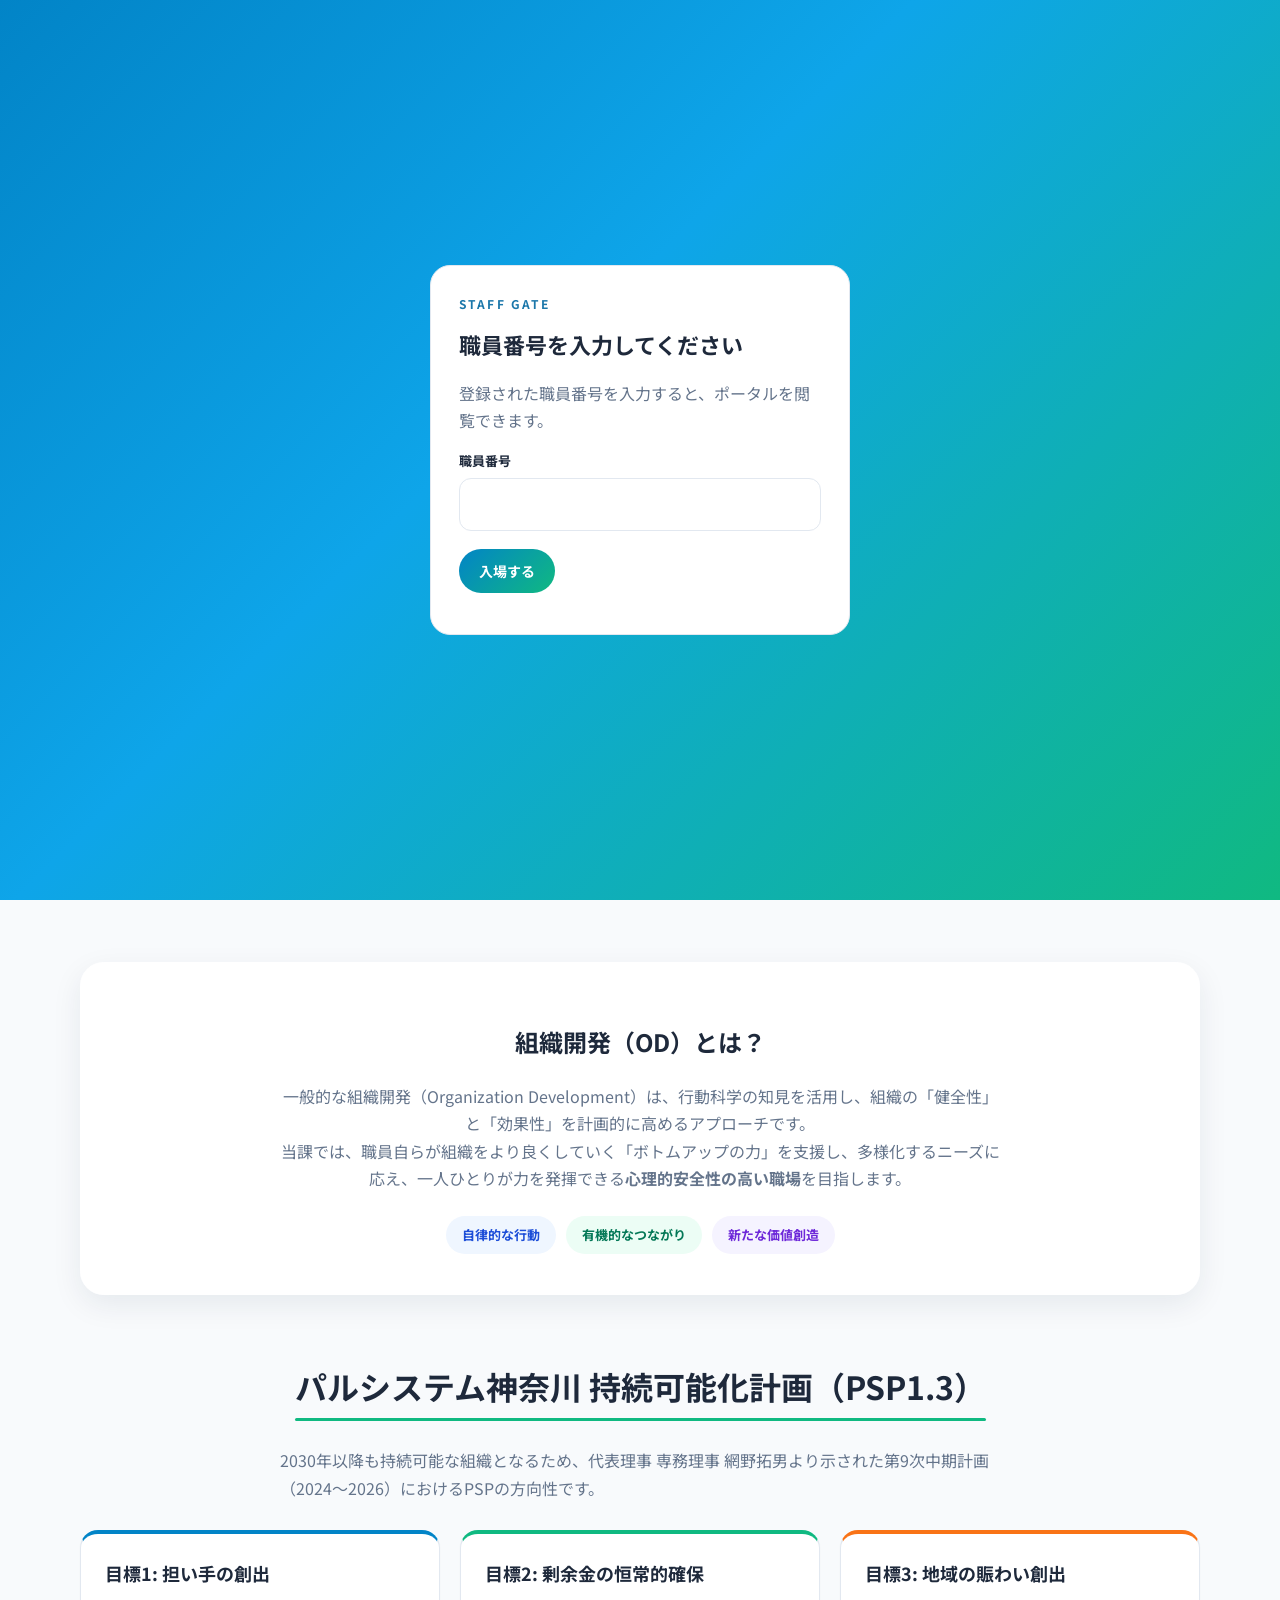
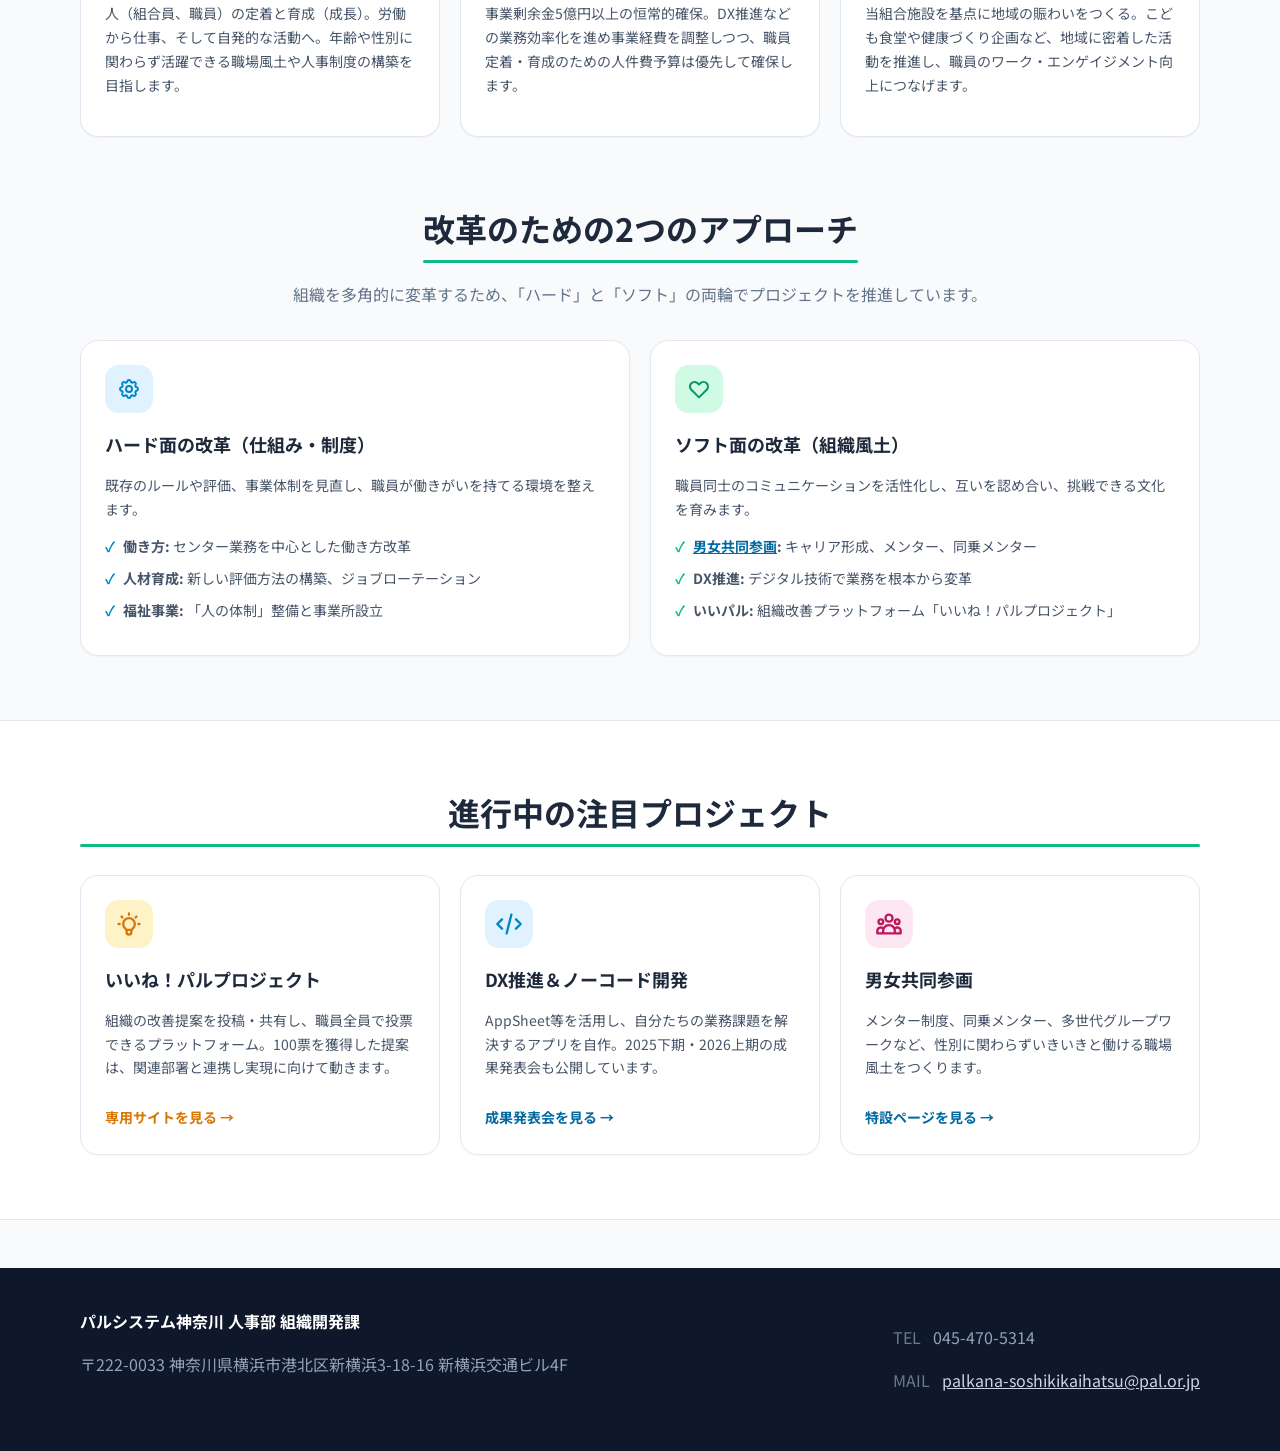
<file: index.html>
<!DOCTYPE html>
<html lang="ja" data-root=".">
<head>
  <meta charset="UTF-8">
  <meta name="viewport" content="width=device-width, initial-scale=1.0">
  <title>組織開発課ポータル | パルシステム神奈川</title>
  <meta name="description" content="パルシステム神奈川 人事部 組織開発課のポータル。組織開発、DX推進、いいね！パルプロジェクト、課からのお知らせを発信します。">
  <link rel="icon" href="assets/img/favicon.svg" type="image/svg+xml">
  <link rel="preconnect" href="https://fonts.googleapis.com">
  <link href="https://fonts.googleapis.com/css2?family=Noto+Sans+JP:wght@400;500;700;800&family=Noto+Serif+JP:wght@600&display=swap" rel="stylesheet">
  <link rel="stylesheet" href="assets/css/style.css?v=10">
</head>
<body data-page="home">
  <header class="site-header" id="site-header"></header>

  <section class="hero">
    <div class="hero-orb a"></div>
    <div class="hero-orb b"></div>
    <div class="container hero-inner">
      <p class="hero-kicker">Pal-system Kanagawa</p>
      <h1>組織開発課 ポータル</h1>
      <p>組織の「仕組み」と「心」をアップデートし、<br>進化し続けるチームへ。</p>
      <div class="hero-actions">
        <a class="btn btn-white" href="dx/index.html">DX推進特設ページ</a>
        <a class="btn btn-ghost" href="danjo/index.html">男女共同参画</a>
        <a class="btn btn-ghost" id="hero-iine" href="#" target="_blank" rel="noopener">いいね！パルプロジェクト</a>
      </div>
    </div>
  </section>

  <section class="section">
    <div class="container">
      <div class="admin-toolbar">
        <div>
          <h2 class="section-title">組織開発課からのお知らせ</h2>
          <p class="section-lead">研修、プロジェクト、DXの進捗など、課からの発信です。</p>
        </div>
        <a class="btn btn-outline btn-sm" href="news/index.html">一覧を見る</a>
      </div>
      <div id="home-news" class="news-list" style="margin-top:24px">
        <div class="status-msg">お知らせを読み込んでいます…</div>
      </div>
    </div>
  </section>

  <section class="container">
    <div class="glass-card center">
      <h2>組織開発（OD）とは？</h2>
      <p class="section-lead" style="margin:16px auto 0">
        一般的な組織開発（Organization Development）は、行動科学の知見を活用し、組織の「健全性」と「効果性」を計画的に高めるアプローチです。<br>
        当課では、職員自らが組織をより良くしていく「ボトムアップの力」を支援し、多様化するニーズに応え、一人ひとりが力を発揮できる<strong>心理的安全性の高い職場</strong>を目指します。
      </p>
      <div class="pill-row">
        <span class="pill pill-blue">自律的な行動</span>
        <span class="pill pill-green">有機的なつながり</span>
        <span class="pill pill-purple">新たな価値創造</span>
      </div>
    </div>
  </section>

  <section class="section">
    <div class="container center">
      <h2 class="section-title">パルシステム神奈川 持続可能化計画（PSP1.3）</h2>
      <p class="section-lead" style="margin-top:24px;text-align:left">
        2030年以降も持続可能な組織となるため、代表理事 専務理事 網野拓男より示された第9次中期計画（2024～2026）におけるPSPの方向性です。<br>
      </p>
      <div class="grid-3" style="margin-top:28px;text-align:left">
        <article class="card accent-top">
          <h3>目標1: 担い手の創出</h3>
          <p>人（組合員、職員）の定着と育成（成長）。労働から仕事、そして自発的な活動へ。年齢や性別に関わらず活躍できる職場風土や人事制度の構築を目指します。</p>
        </article>
        <article class="card accent-top green">
          <h3>目標2: 剰余金の恒常的確保</h3>
          <p>事業剰余金5億円以上の恒常的確保。DX推進などの業務効率化を進め事業経費を調整しつつ、職員定着・育成のための人件費予算は優先して確保します。</p>
        </article>
        <article class="card accent-top orange">
          <h3>目標3: 地域の賑わい創出</h3>
          <p>当組合施設を基点に地域の賑わいをつくる。こども食堂や健康づくり企画など、地域に密着した活動を推進し、職員のワーク・エンゲイジメント向上につなげます。</p>
        </article>
      </div>
    </div>
  </section>

  <section class="section" style="padding-top:0">
    <div class="container">
      <div class="center">
        <h2 class="section-title">改革のための2つのアプローチ</h2>
        <p class="section-lead">組織を多角的に変革するため、「ハード」と「ソフト」の両輪でプロジェクトを推進しています。</p>
      </div>
      <div class="grid-2" style="margin-top:32px">
        <article class="card">
          <div class="icon-box icon-blue">
            <svg width="24" height="24" fill="none" stroke="currentColor" viewBox="0 0 24 24"><path stroke-linecap="round" stroke-linejoin="round" stroke-width="2" d="M10.325 4.317c.426-1.756 2.924-1.756 3.35 0a1.724 1.724 0 002.573 1.066c1.543-.94 3.31.826 2.37 2.37a1.724 1.724 0 001.065 2.572c1.756.426 1.756 2.924 0 3.35a1.724 1.724 0 00-1.066 2.573c.94 1.543-.826 3.31-2.37 2.37a1.724 1.724 0 00-2.572 1.065c-.426 1.756-2.924 1.756-3.35 0a1.724 1.724 0 00-2.573-1.066c-1.543.94-3.31-.826-2.37-2.37a1.724 1.724 0 00-1.065-2.572c-1.756-.426-1.756-2.924 0-3.35a1.724 1.724 0 001.066-2.573c-.94-1.543.826-3.31 2.37-2.37.996.608 2.296.07 2.572-1.065z"></path><path stroke-linecap="round" stroke-linejoin="round" stroke-width="2" d="M15 12a3 3 0 11-6 0 3 3 0 016 0z"></path></svg>
          </div>
          <h3>ハード面の改革（仕組み・制度）</h3>
          <p>既存のルールや評価、事業体制を見直し、職員が働きがいを持てる環境を整えます。</p>
          <ul class="check">
            <li><span class="mark">✓</span><span><strong>働き方:</strong> センター業務を中心とした働き方改革</span></li>
            <li><span class="mark">✓</span><span><strong>人材育成:</strong> 新しい評価方法の構築、ジョブローテーション</span></li>
            <li><span class="mark">✓</span><span><strong>福祉事業:</strong> 「人の体制」整備と事業所設立</span></li>
          </ul>
        </article>
        <article class="card">
          <div class="icon-box icon-green">
            <svg width="24" height="24" fill="none" stroke="currentColor" viewBox="0 0 24 24"><path stroke-linecap="round" stroke-linejoin="round" stroke-width="2" d="M4.318 6.318a4.5 4.5 0 000 6.364L12 20.364l7.682-7.682a4.5 4.5 0 00-6.364-6.364L12 7.636l-1.318-1.318a4.5 4.5 0 00-6.364 0z"></path></svg>
          </div>
          <h3>ソフト面の改革（組織風土）</h3>
          <p>職員同士のコミュニケーションを活性化し、互いを認め合い、挑戦できる文化を育みます。</p>
          <ul class="check green">
            <li><span class="mark">✓</span><span><strong><a href="danjo/index.html">男女共同参画</a>:</strong> キャリア形成、メンター、同乗メンター</span></li>
            <li><span class="mark">✓</span><span><strong>DX推進:</strong> デジタル技術で業務を根本から変革</span></li>
            <li><span class="mark">✓</span><span><strong>いいパル:</strong> 組織改善プラットフォーム「いいね！パルプロジェクト」</span></li>
          </ul>
        </article>
      </div>
    </div>
  </section>

  <section class="section band">
    <div class="container">
      <h2 class="section-title" style="display:block;text-align:center">進行中の注目プロジェクト</h2>
      <div class="grid-3" style="margin-top:36px">
        <article class="card">
          <div class="icon-box icon-amber">
            <svg width="28" height="28" fill="none" stroke="currentColor" viewBox="0 0 24 24"><path stroke-linecap="round" stroke-linejoin="round" stroke-width="2" d="M9.663 17h4.673M12 3v1m6.364 1.636l-.707.707M21 12h-1M4 12H3m3.343-5.657l-.707-.707m2.828 9.9a5 5 0 117.072 0l-.548.547A3.374 3.374 0 0014 18.469V19a2 2 0 11-4 0v-.531c0-.895-.356-1.754-.988-2.386l-.548-.547z"></path></svg>
          </div>
          <h3>いいね！パルプロジェクト</h3>
          <p>組織の改善提案を投稿・共有し、職員全員で投票できるプラットフォーム。100票を獲得した提案は、関連部署と連携し実現に向けて動きます。</p>
          <a class="link-more amber" id="card-iine" href="#" target="_blank" rel="noopener">専用サイトを見る →</a>
        </article>
        <article class="card">
          <div class="icon-box icon-sky">
            <svg width="28" height="28" fill="none" stroke="currentColor" viewBox="0 0 24 24"><path stroke-linecap="round" stroke-linejoin="round" stroke-width="2" d="M10 20l4-16m4 4l4 4-4 4M6 16l-4-4 4-4"></path></svg>
          </div>
          <h3>DX推進＆ノーコード開発</h3>
          <p>AppSheet等を活用し、自分たちの業務課題を解決するアプリを自作。2025下期・2026上期の成果発表会も公開しています。</p>
          <a class="link-more sky" href="dx/index.html#task">成果発表会を見る →</a>
        </article>
        <article class="card">
          <div class="icon-box icon-rose">
            <svg width="28" height="28" fill="none" stroke="currentColor" viewBox="0 0 24 24"><path stroke-linecap="round" stroke-linejoin="round" stroke-width="2" d="M17 20h5v-2a3 3 0 00-5.356-1.857M17 20H7m10 0v-2c0-.656-.126-1.283-.356-1.857M7 20H2v-2a3 3 0 015.356-1.857M7 20v-2c0-.656.126-1.283.356-1.857m0 0a5.002 5.002 0 019.288 0M15 7a3 3 0 11-6 0 3 3 0 016 0zm6 3a2 2 0 11-4 0 2 2 0 014 0zM7 10a2 2 0 11-4 0 2 2 0 014 0z"></path></svg>
          </div>
          <h3>男女共同参画</h3>
          <p>メンター制度、同乗メンター、多世代グループワークなど、性別に関わらずいきいきと働ける職場風土をつくります。</p>
          <a class="link-more sky" href="danjo/index.html">特設ページを見る →</a>
        </article>
      </div>
    </div>
  </section>

  <footer class="site-footer" id="site-footer"></footer>
  <script src="assets/js/config.js?v=10"></script>
  <script src="assets/js/common.js?v=8"></script>
  <script src="assets/js/api.js?v=8"></script>
  <script src="assets/js/access.js?v=9"></script>
  <script>
    (function () {
      const url = (window.PORTAL_CONFIG && window.PORTAL_CONFIG.iinePalUrl) || "#";
      document.getElementById("hero-iine").href = url;
      document.getElementById("card-iine").href = url;
      const box = document.getElementById("home-news");
      PortalAPI.listPosts().then((data) => {
        const posts = (data.posts || []).slice(0, 3);
        if (!posts.length) {
          box.innerHTML = '<div class="empty-state">まだお知らせはありません。</div>';
          return;
        }
        box.innerHTML = posts.map((post) => {
          const cover = coverOf(post);
          const demo = post.demo ? '<span class="badge badge-demo">デモ</span>' : `<span class="badge">${escapeHtml(post.category || "お知らせ")}</span>`;
          return `<a class="news-item" href="news/detail.html?id=${encodeURIComponent(post.id)}">
            <div class="news-thumb">${cover ? `<img src="${cover}" alt="">` : "NEWS"}</div>
            <div class="news-body">
              <div class="news-meta">${demo}<span>${formatDate(post.createdAt)}</span></div>
              <h3>${escapeHtml(post.title)}</h3>
              <p>${escapeHtml((post.body || "").replace(/\s+/g, " ").slice(0, 90))}…</p>
            </div>
          </a>`;
        }).join("");
      }).catch((err) => {
        box.innerHTML = `<div class="empty-state">${escapeHtml(err.message)}</div>`;
      });
    })();
  </script>
</body>
</html>
</file>
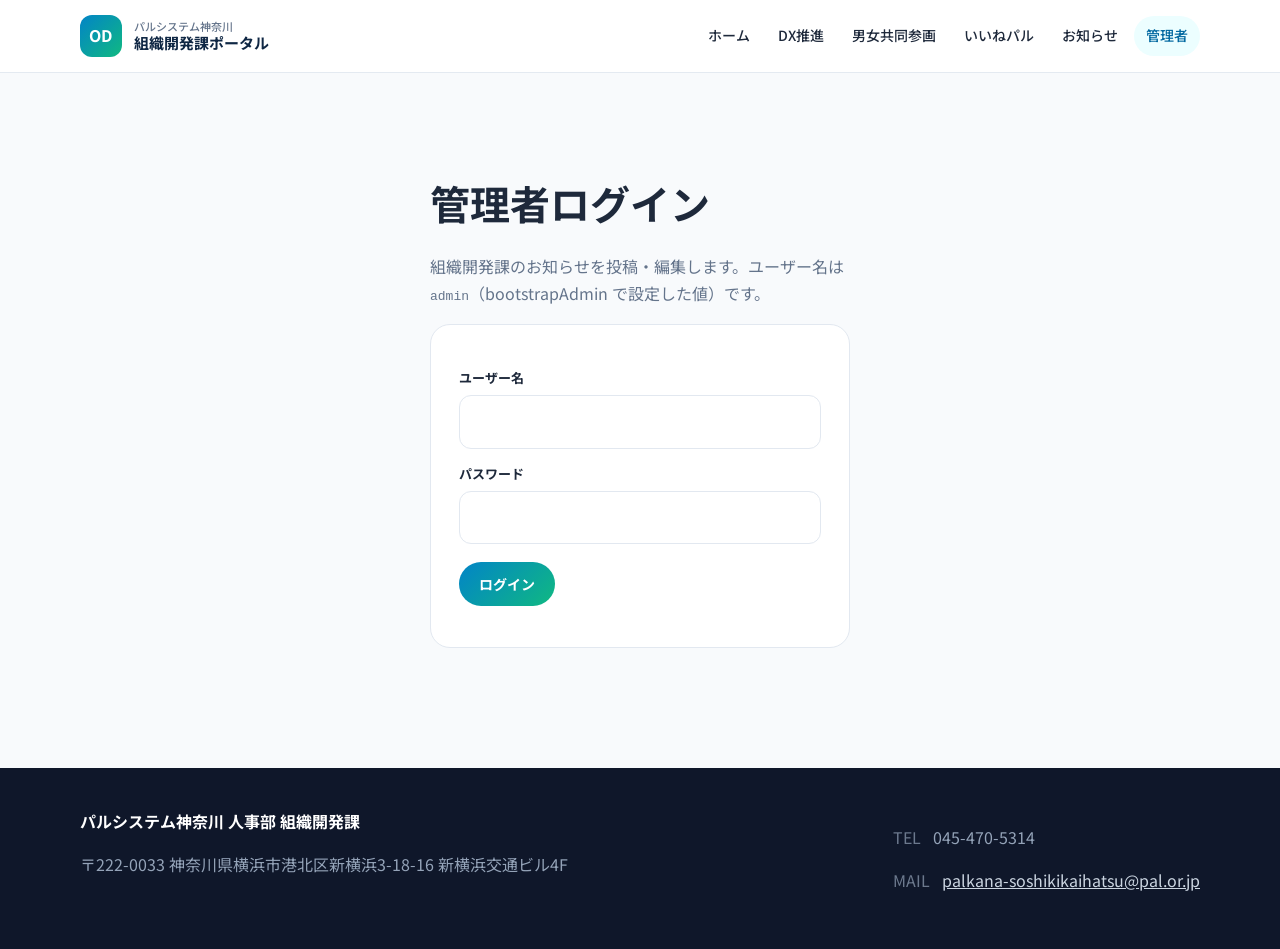
<file: admin/index.html>
<!DOCTYPE html>
<html lang="ja" data-root="..">
<head>
  <meta charset="UTF-8">
  <meta name="viewport" content="width=device-width, initial-scale=1.0">
  <title>管理者ログイン | 組織開発課ポータル</title>
  <meta name="robots" content="noindex">
  <link rel="icon" href="../assets/img/favicon.svg" type="image/svg+xml">
  <link rel="preconnect" href="https://fonts.googleapis.com">
  <link href="https://fonts.googleapis.com/css2?family=Noto+Sans+JP:wght@400;500;700;800&family=Noto+Serif+JP:wght@600&display=swap" rel="stylesheet">
  <link rel="stylesheet" href="../assets/css/style.css">
</head>
<body data-page="admin">
  <header class="site-header" id="site-header"></header>
  <main class="container page-hero" id="admin-app">
    <div class="status-msg">読み込み中…</div>
  </main>
  <footer class="site-footer" id="site-footer"></footer>
  <script src="../assets/js/config.js?v=10"></script>
  <script src="../assets/js/common.js?v=7"></script>
  <script src="../assets/js/api.js?v=5"></script>
  <script src="../assets/js/admin.js?v=5"></script>
</body>
</html>
</file>
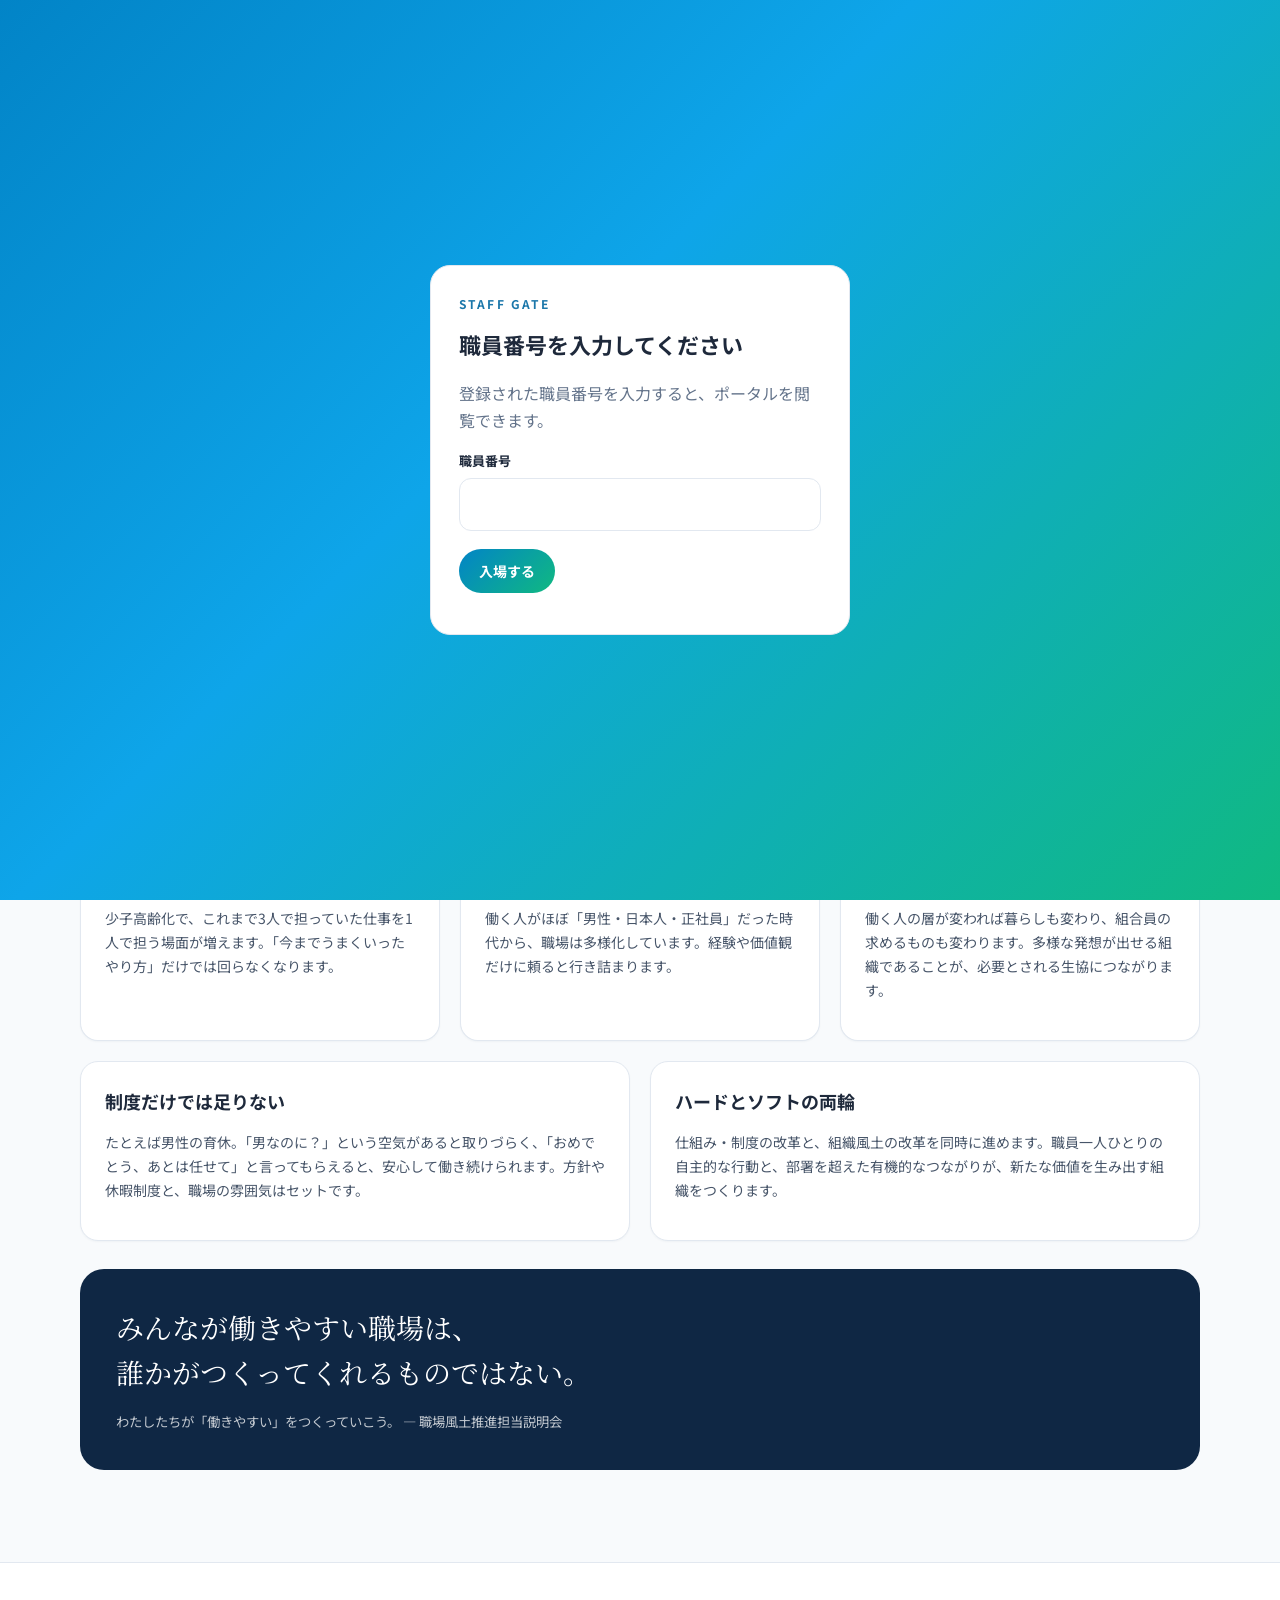
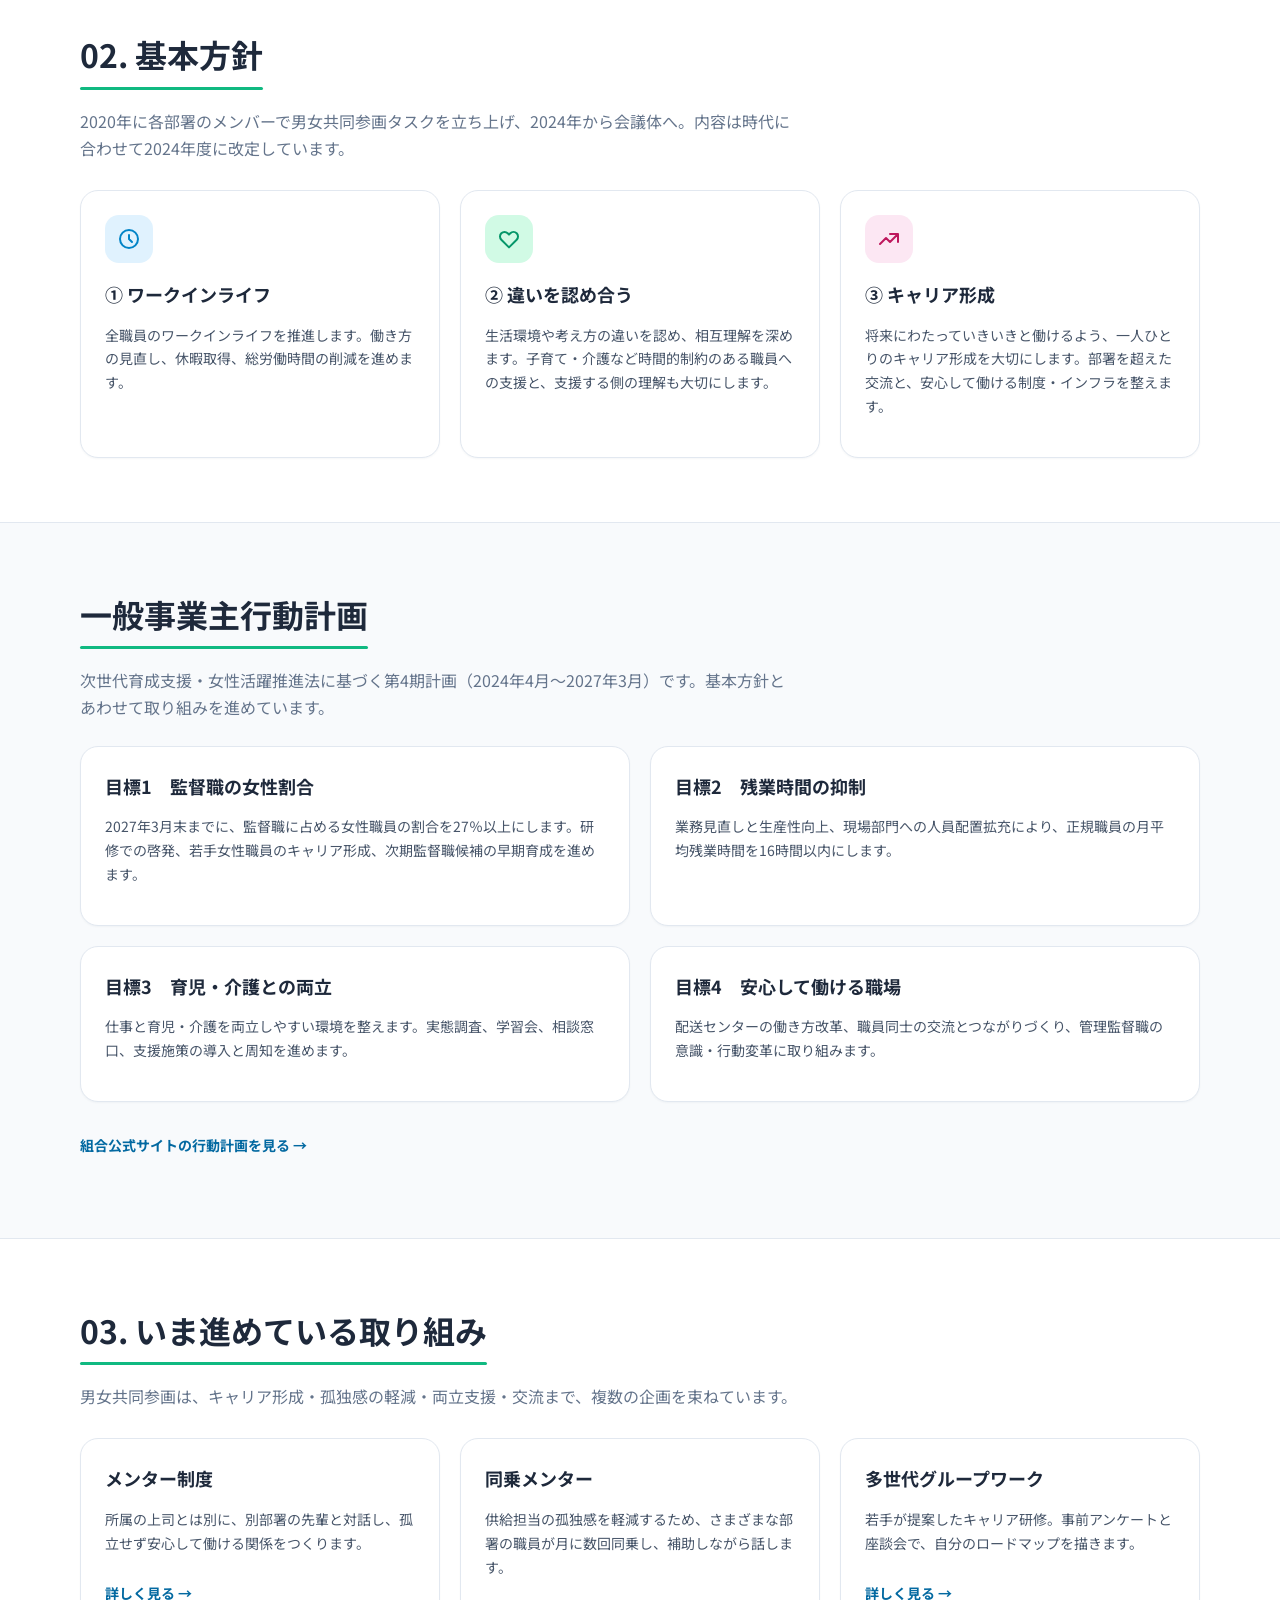
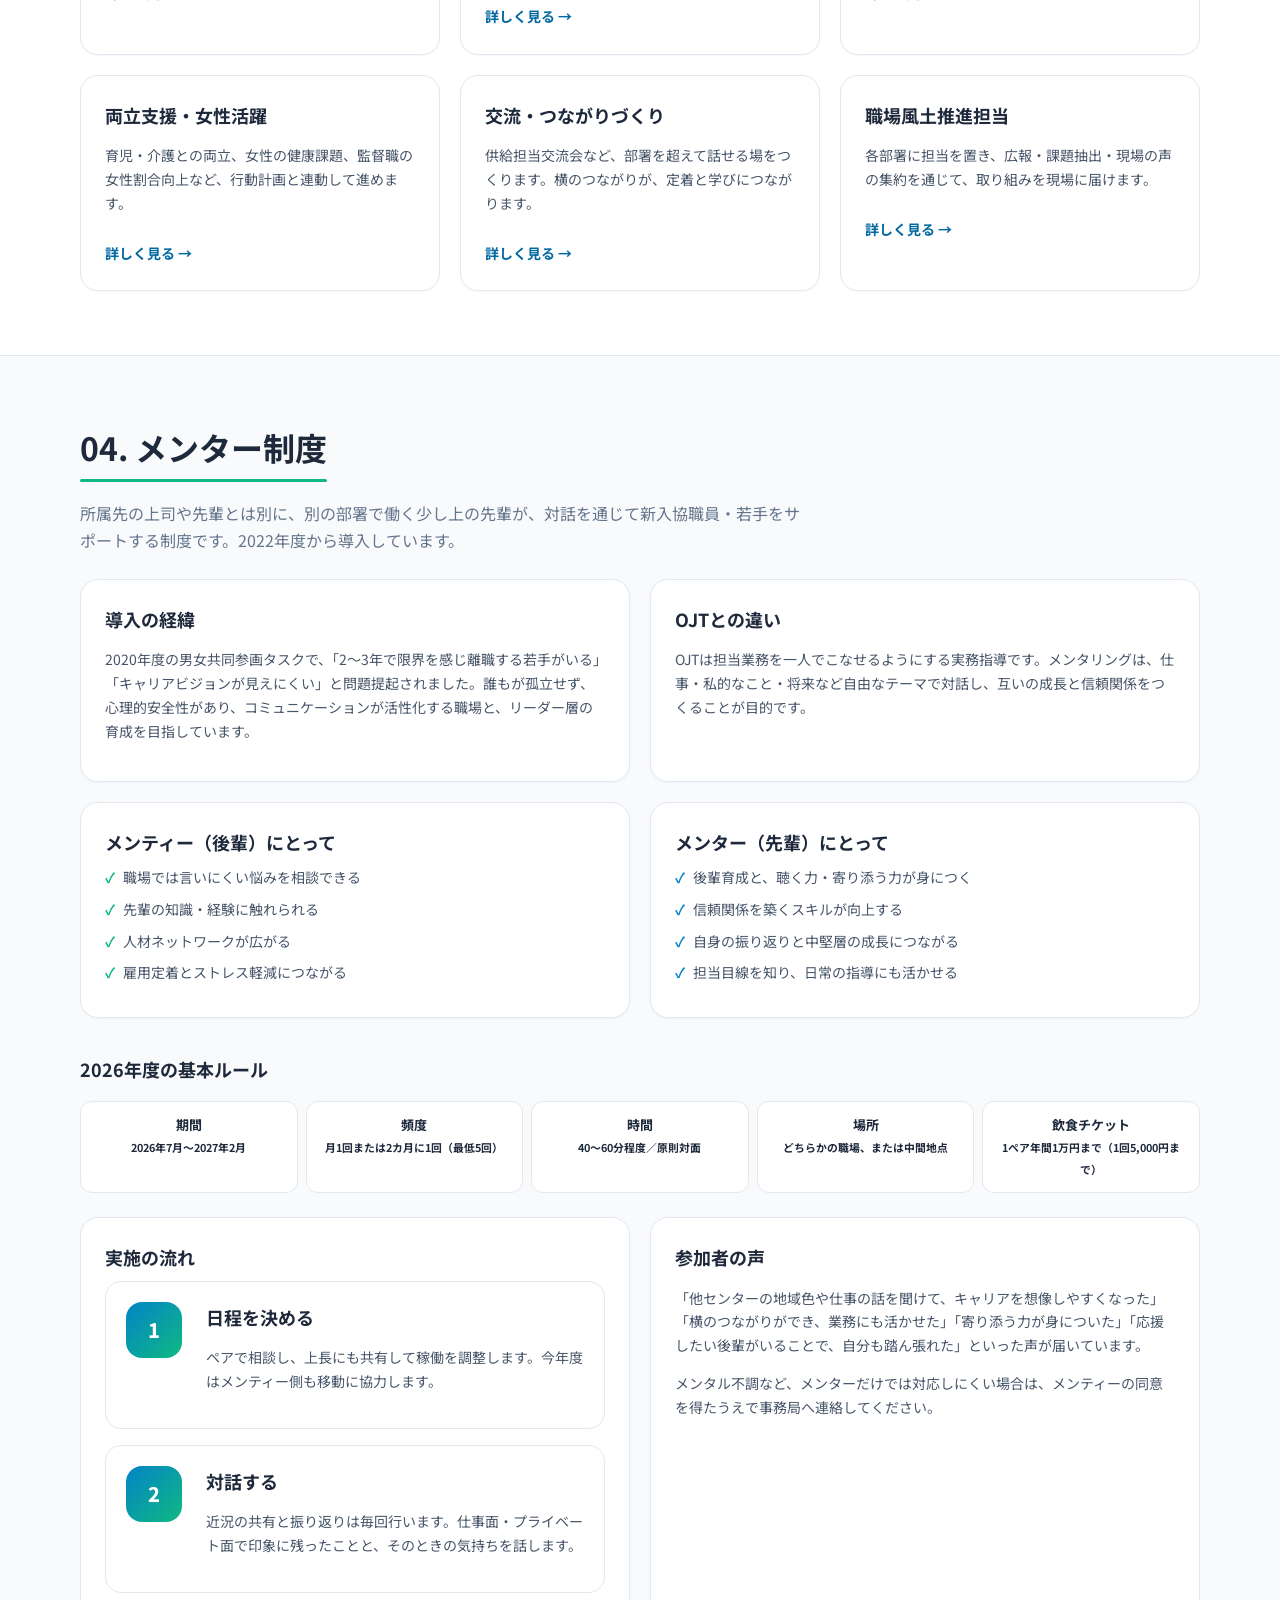
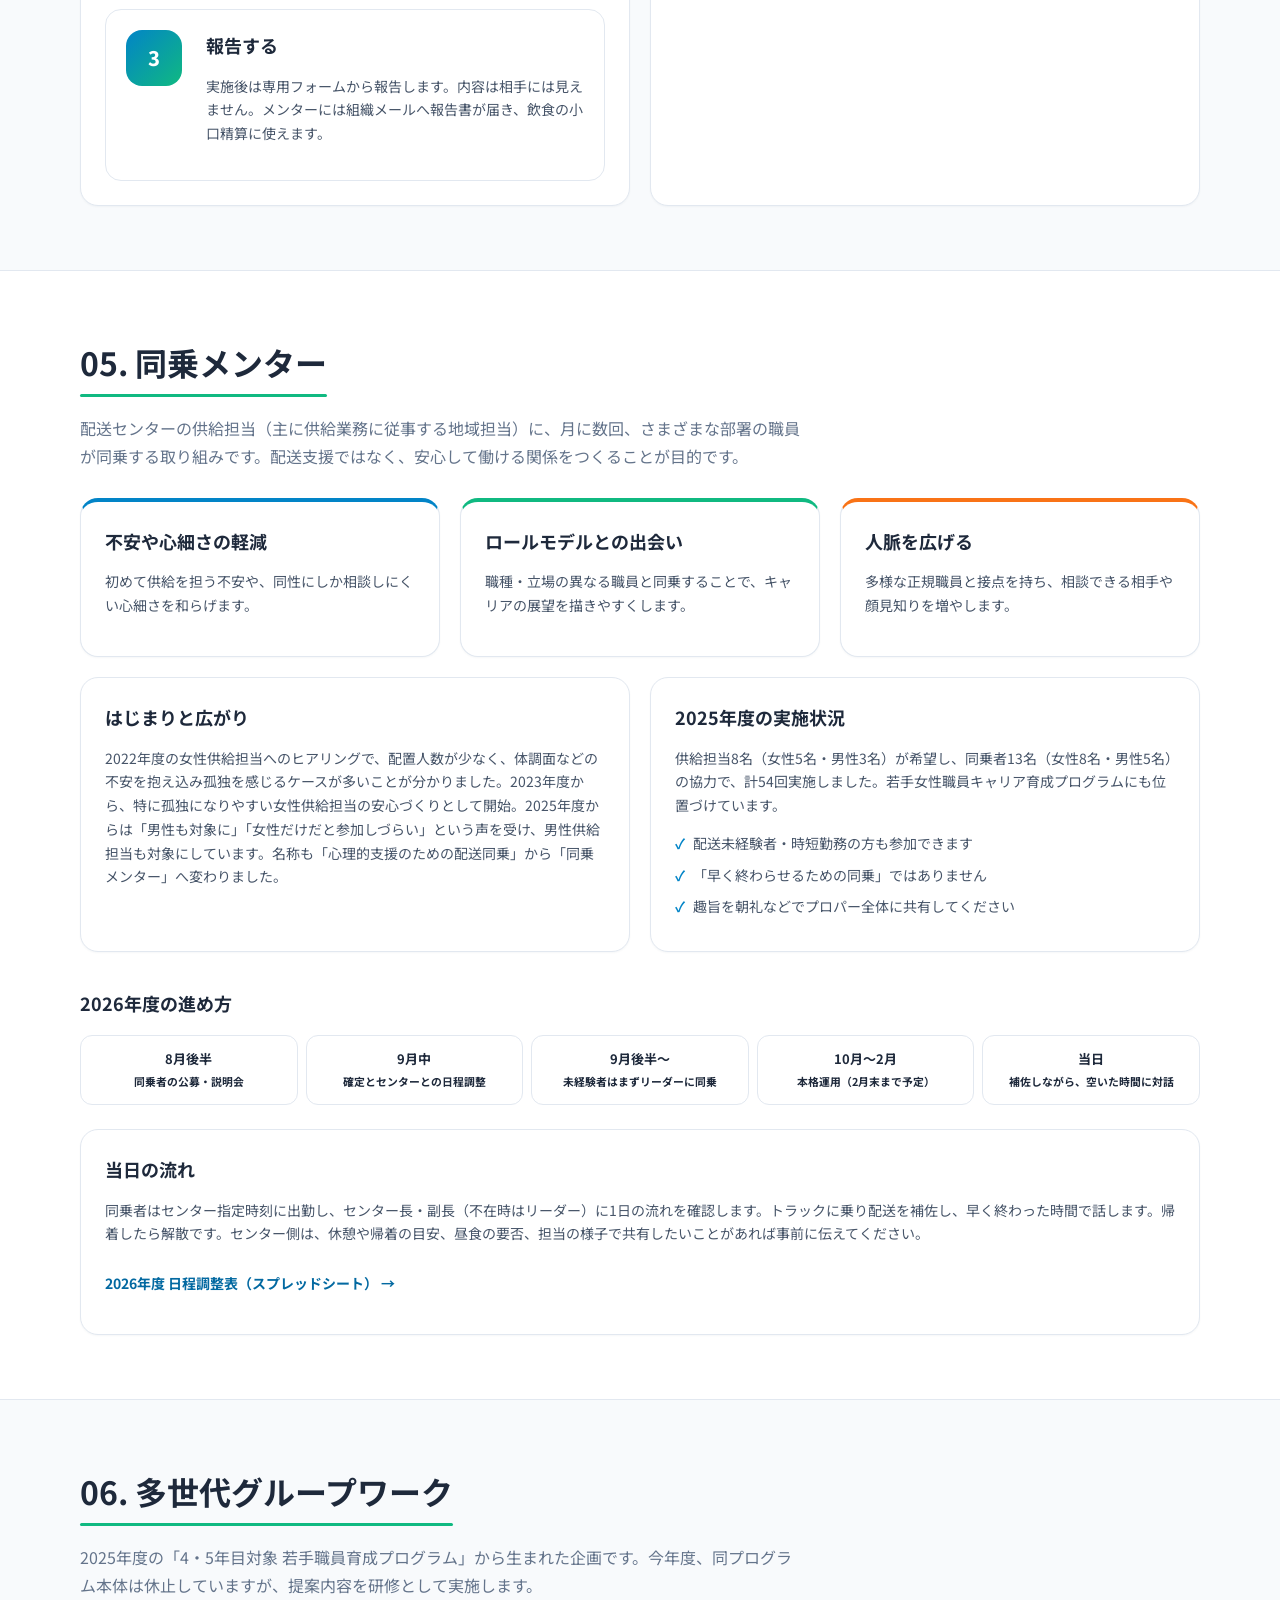
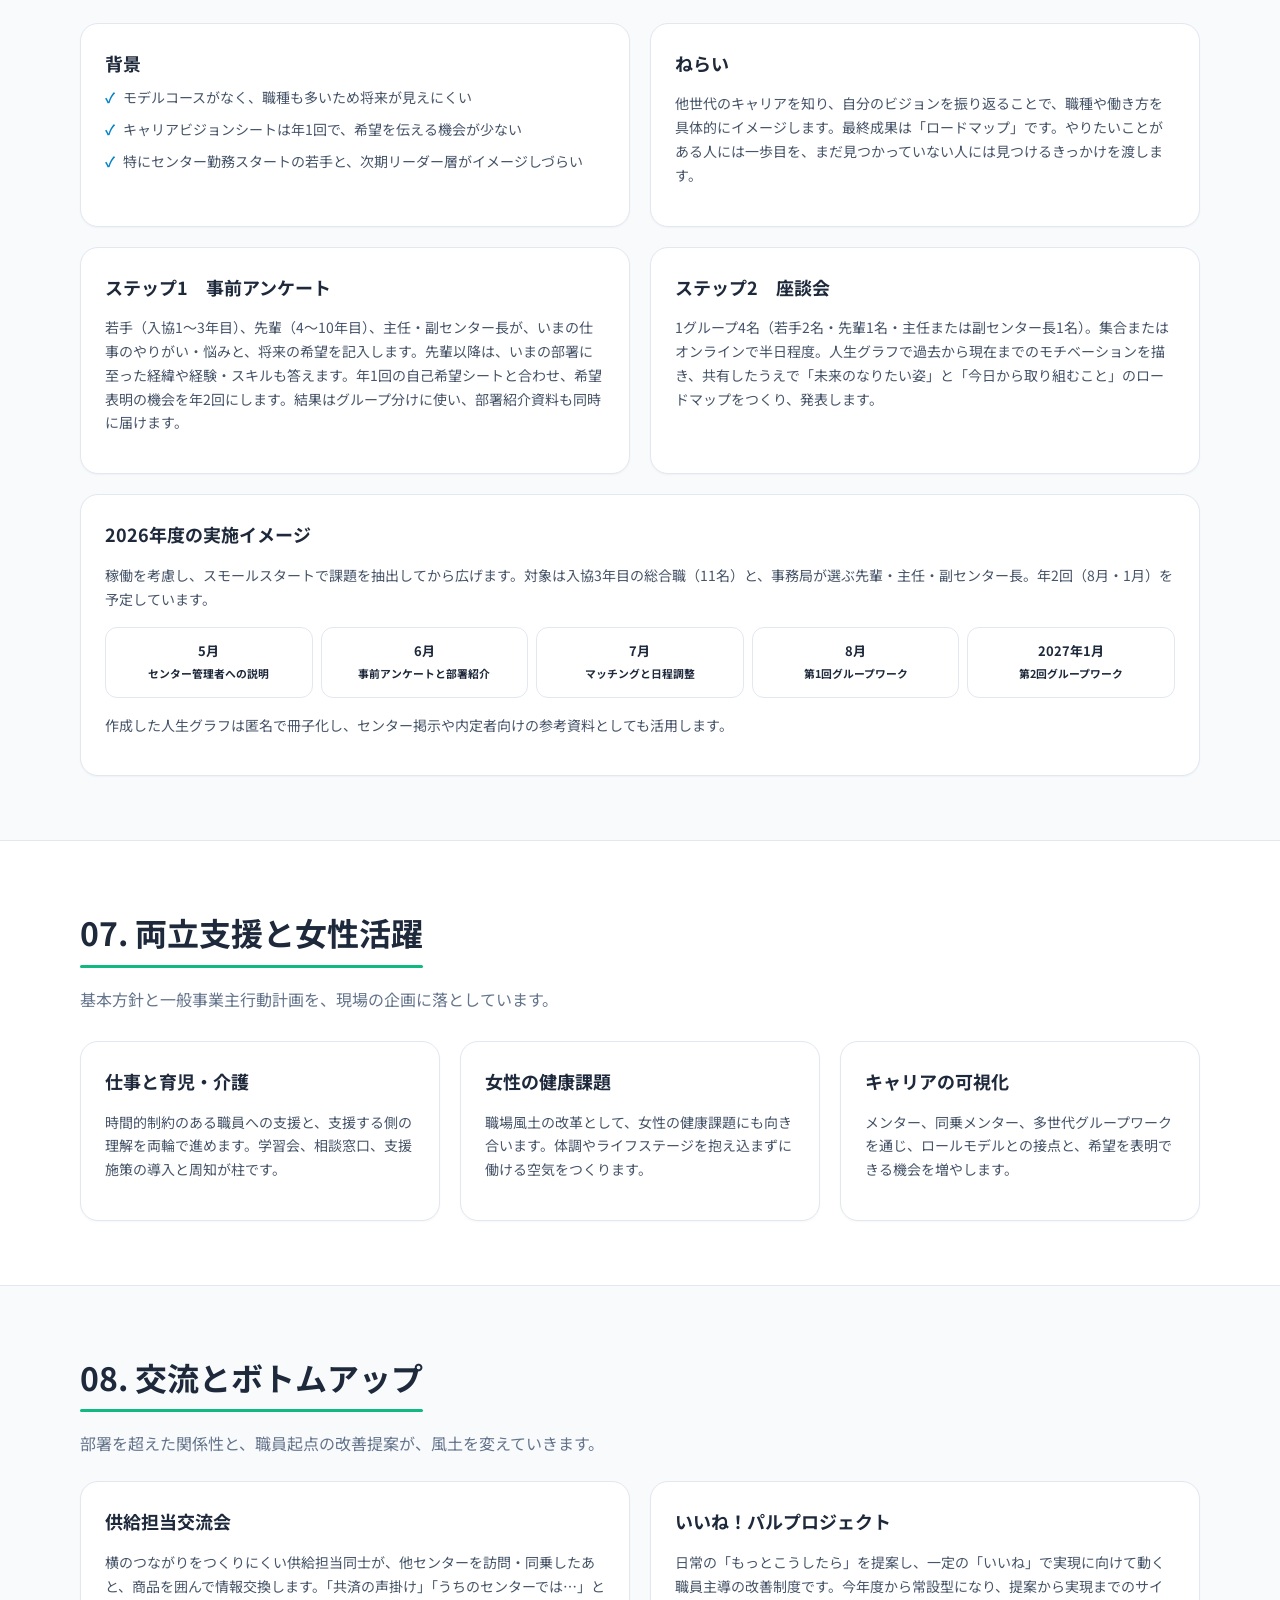
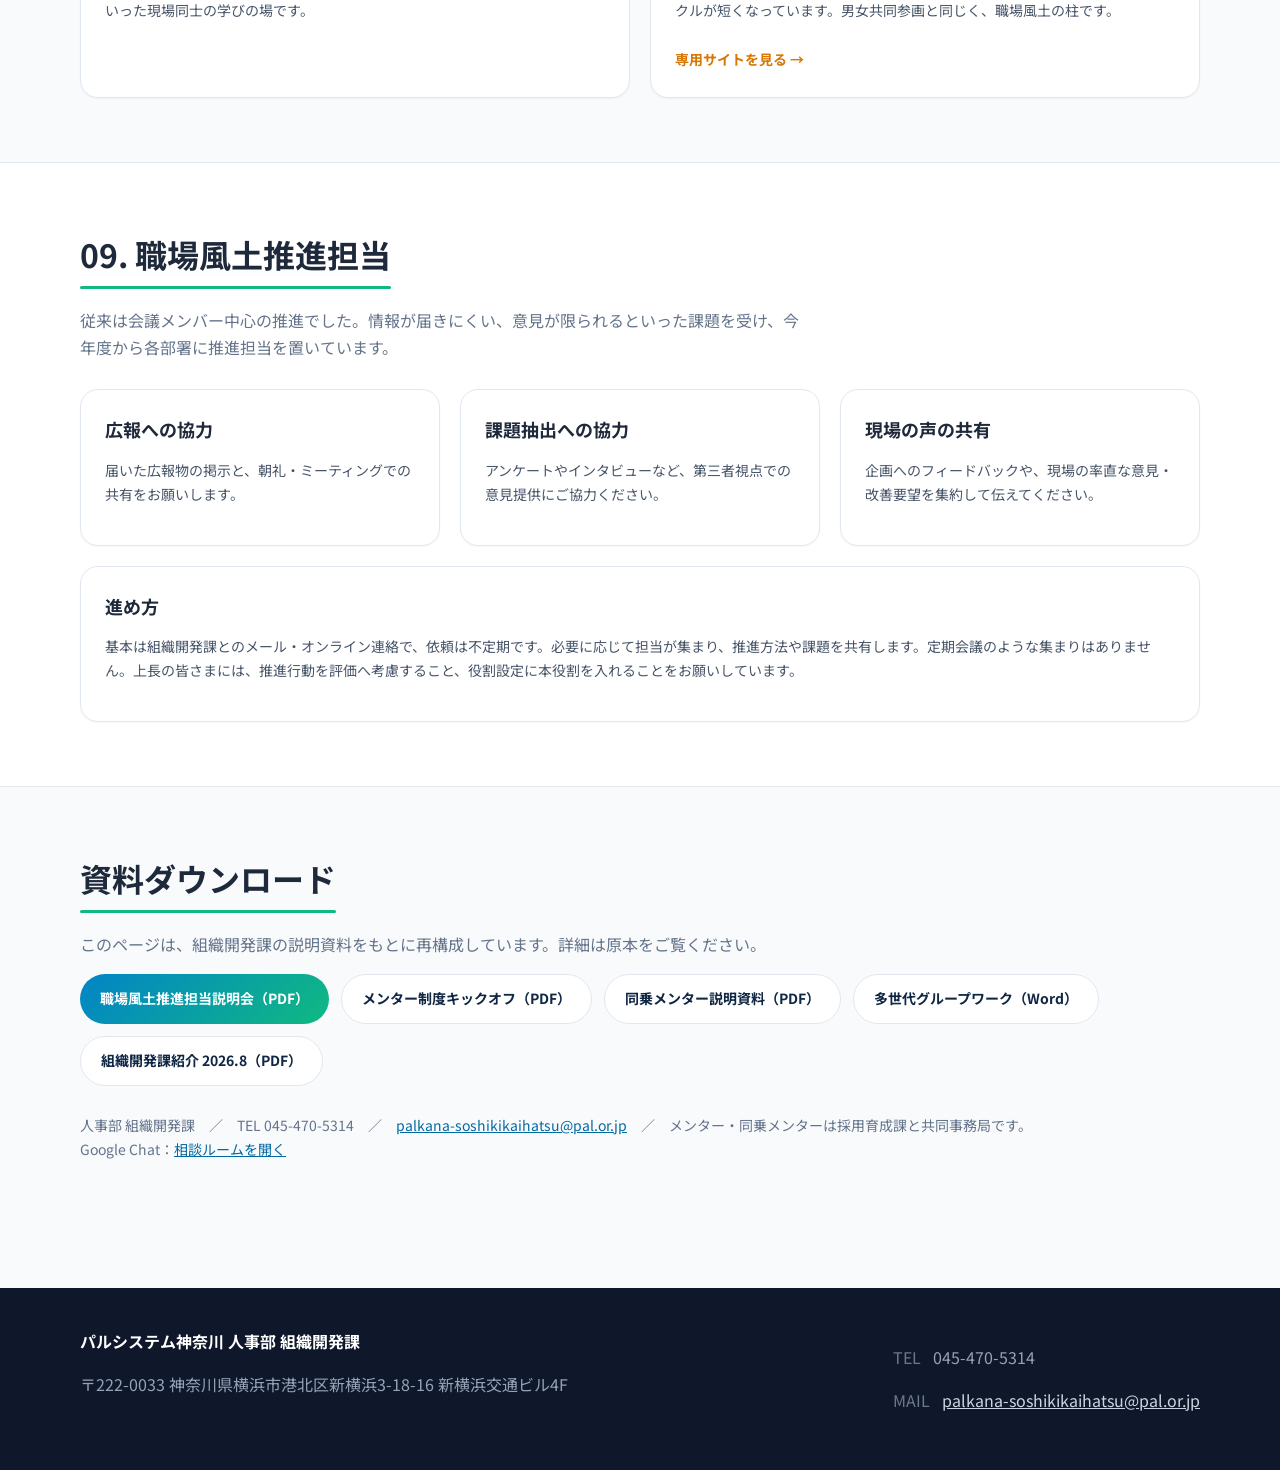
<file: danjo/index.html>
<!DOCTYPE html>
<html lang="ja" data-root="..">
<head>
  <meta charset="UTF-8">
  <meta name="viewport" content="width=device-width, initial-scale=1.0">
  <title>男女共同参画 | 組織開発課ポータル</title>
  <meta name="description" content="パルシステム神奈川 組織開発課の男女共同参画。基本方針、メンター制度、同乗メンター、多世代グループワークなど、みんながいきいきと働ける職場づくりをまとめた特設ページです。">
  <link rel="icon" href="../assets/img/favicon.svg" type="image/svg+xml">
  <link rel="preconnect" href="https://fonts.googleapis.com">
  <link href="https://fonts.googleapis.com/css2?family=Noto+Sans+JP:wght@400;500;700;800&family=Noto+Serif+JP:wght@600&display=swap" rel="stylesheet">
  <link rel="stylesheet" href="../assets/css/style.css?v=8">
</head>
<body data-page="danjo">
  <header class="site-header" id="site-header"></header>

  <section class="hero hero-danjo">
    <div class="hero-orb a"></div>
    <div class="hero-orb b"></div>
    <div class="container hero-inner">
      <p class="hero-kicker">Gender Equality × Workplace Culture</p>
      <h1>男女共同参画</h1>
      <p>男性、女性に関わらず、<br>みんながいきいきと働ける職場に。</p>
      <div class="hero-actions">
        <a class="btn btn-white" href="#policy">基本方針</a>
        <a class="btn btn-ghost" href="#programs">取り組みを見る</a>
        <a class="btn btn-ghost" href="#docs">資料をダウンロード</a>
      </div>
    </div>
  </section>

  <section class="section" id="why">
    <div class="container">
      <p class="breadcrumb"><a href="../index.html">ホーム</a> / 男女共同参画</p>
      <h2 class="section-title">01. なぜ取り組むのか</h2>
      <p class="section-lead">制度を整えるだけでは、職場は変わりません。目的が果たせる空気と関係性をつくることが、男女共同参画の土台です。</p>
      <div class="grid-3" style="margin-top:24px">
        <article class="card accent-top">
          <h3>労働人口の減少</h3>
          <p>少子高齢化で、これまで3人で担っていた仕事を1人で担う場面が増えます。「今までうまくいったやり方」だけでは回らなくなります。</p>
        </article>
        <article class="card accent-top green">
          <h3>多様な人材・働き方</h3>
          <p>働く人がほぼ「男性・日本人・正社員」だった時代から、職場は多様化しています。経験や価値観だけに頼ると行き詰まります。</p>
        </article>
        <article class="card accent-top orange">
          <h3>組合員ニーズの変化</h3>
          <p>働く人の層が変われば暮らしも変わり、組合員の求めるものも変わります。多様な発想が出せる組織であることが、必要とされる生協につながります。</p>
        </article>
      </div>
      <div class="grid-2" style="margin-top:20px">
        <article class="card">
          <h3>制度だけでは足りない</h3>
          <p>たとえば男性の育休。「男なのに？」という空気があると取りづらく、「おめでとう、あとは任せて」と言ってもらえると、安心して働き続けられます。方針や休暇制度と、職場の雰囲気はセットです。</p>
        </article>
        <article class="card">
          <h3>ハードとソフトの両輪</h3>
          <p>仕組み・制度の改革と、組織風土の改革を同時に進めます。職員一人ひとりの自主的な行動と、部署を超えた有機的なつながりが、新たな価値を生み出す組織をつくります。</p>
        </article>
      </div>
      <blockquote class="dx-quote">
        <p>みんなが働きやすい職場は、<br>誰かがつくってくれるものではない。</p>
        <small>わたしたちが「働きやすい」をつくっていこう。 — 職場風土推進担当説明会</small>
      </blockquote>
    </div>
  </section>

  <section class="section band" id="policy">
    <div class="container">
      <h2 class="section-title">02. 基本方針</h2>
      <p class="section-lead">2020年に各部署のメンバーで男女共同参画タスクを立ち上げ、2024年から会議体へ。内容は時代に合わせて2024年度に改定しています。</p>
      <div class="grid-3" style="margin-top:28px">
        <article class="card">
          <div class="icon-box icon-blue">
            <svg width="24" height="24" fill="none" stroke="currentColor" viewBox="0 0 24 24"><path stroke-linecap="round" stroke-linejoin="round" stroke-width="2" d="M12 8v4l3 3m6-3a9 9 0 11-18 0 9 9 0 0118 0z"></path></svg>
          </div>
          <h3>① ワークインライフ</h3>
          <p>全職員のワークインライフを推進します。働き方の見直し、休暇取得、総労働時間の削減を進めます。</p>
        </article>
        <article class="card">
          <div class="icon-box icon-green">
            <svg width="24" height="24" fill="none" stroke="currentColor" viewBox="0 0 24 24"><path stroke-linecap="round" stroke-linejoin="round" stroke-width="2" d="M4.318 6.318a4.5 4.5 0 000 6.364L12 20.364l7.682-7.682a4.5 4.5 0 00-6.364-6.364L12 7.636l-1.318-1.318a4.5 4.5 0 00-6.364 0z"></path></svg>
          </div>
          <h3>② 違いを認め合う</h3>
          <p>生活環境や考え方の違いを認め、相互理解を深めます。子育て・介護など時間的制約のある職員への支援と、支援する側の理解も大切にします。</p>
        </article>
        <article class="card">
          <div class="icon-box icon-rose">
            <svg width="24" height="24" fill="none" stroke="currentColor" viewBox="0 0 24 24"><path stroke-linecap="round" stroke-linejoin="round" stroke-width="2" d="M13 7h8m0 0v8m0-8l-8 8-4-4-6 6"></path></svg>
          </div>
          <h3>③ キャリア形成</h3>
          <p>将来にわたっていきいきと働けるよう、一人ひとりのキャリア形成を大切にします。部署を超えた交流と、安心して働ける制度・インフラを整えます。</p>
        </article>
      </div>
    </div>
  </section>

  <section class="section">
    <div class="container">
      <h2 class="section-title">一般事業主行動計画</h2>
      <p class="section-lead">次世代育成支援・女性活躍推進法に基づく第4期計画（2024年4月〜2027年3月）です。基本方針とあわせて取り組みを進めています。</p>
      <div class="grid-2" style="margin-top:24px">
        <article class="card">
          <h3>目標1　監督職の女性割合</h3>
          <p>2027年3月末までに、監督職に占める女性職員の割合を27％以上にします。研修での啓発、若手女性職員のキャリア形成、次期監督職候補の早期育成を進めます。</p>
        </article>
        <article class="card">
          <h3>目標2　残業時間の抑制</h3>
          <p>業務見直しと生産性向上、現場部門への人員配置拡充により、正規職員の月平均残業時間を16時間以内にします。</p>
        </article>
        <article class="card">
          <h3>目標3　育児・介護との両立</h3>
          <p>仕事と育児・介護を両立しやすい環境を整えます。実態調査、学習会、相談窓口、支援施策の導入と周知を進めます。</p>
        </article>
        <article class="card">
          <h3>目標4　安心して働ける職場</h3>
          <p>配送センターの働き方改革、職員同士の交流とつながりづくり、管理監督職の意識・行動変革に取り組みます。</p>
        </article>
      </div>
      <p style="margin-top:20px"><a class="link-more sky" href="https://www.palsystem-kanagawa.coop/about/koudou-keikaku/" target="_blank" rel="noopener">組合公式サイトの行動計画を見る →</a></p>
    </div>
  </section>

  <section class="section band" id="programs">
    <div class="container">
      <h2 class="section-title">03. いま進めている取り組み</h2>
      <p class="section-lead">男女共同参画は、キャリア形成・孤独感の軽減・両立支援・交流まで、複数の企画を束ねています。</p>
      <div class="grid-3" style="margin-top:28px">
        <article class="card">
          <h3>メンター制度</h3>
          <p>所属の上司とは別に、別部署の先輩と対話し、孤立せず安心して働ける関係をつくります。</p>
          <a class="link-more sky" href="#mentor">詳しく見る →</a>
        </article>
        <article class="card">
          <h3>同乗メンター</h3>
          <p>供給担当の孤独感を軽減するため、さまざまな部署の職員が月に数回同乗し、補助しながら話します。</p>
          <a class="link-more sky" href="#ride">詳しく見る →</a>
        </article>
        <article class="card">
          <h3>多世代グループワーク</h3>
          <p>若手が提案したキャリア研修。事前アンケートと座談会で、自分のロードマップを描きます。</p>
          <a class="link-more sky" href="#multigen">詳しく見る →</a>
        </article>
        <article class="card">
          <h3>両立支援・女性活躍</h3>
          <p>育児・介護との両立、女性の健康課題、監督職の女性割合向上など、行動計画と連動して進めます。</p>
          <a class="link-more sky" href="#balance">詳しく見る →</a>
        </article>
        <article class="card">
          <h3>交流・つながりづくり</h3>
          <p>供給担当交流会など、部署を超えて話せる場をつくります。横のつながりが、定着と学びにつながります。</p>
          <a class="link-more sky" href="#connect">詳しく見る →</a>
        </article>
        <article class="card">
          <h3>職場風土推進担当</h3>
          <p>各部署に担当を置き、広報・課題抽出・現場の声の集約を通じて、取り組みを現場に届けます。</p>
          <a class="link-more sky" href="#promoter">詳しく見る →</a>
        </article>
      </div>
    </div>
  </section>

  <section class="section" id="mentor">
    <div class="container">
      <h2 class="section-title">04. メンター制度</h2>
      <p class="section-lead">所属先の上司や先輩とは別に、別の部署で働く少し上の先輩が、対話を通じて新入協職員・若手をサポートする制度です。2022年度から導入しています。</p>
      <div class="grid-2" style="margin-top:24px">
        <article class="card">
          <h3>導入の経緯</h3>
          <p>2020年度の男女共同参画タスクで、「2〜3年で限界を感じ離職する若手がいる」「キャリアビジョンが見えにくい」と問題提起されました。誰もが孤立せず、心理的安全性があり、コミュニケーションが活性化する職場と、リーダー層の育成を目指しています。</p>
        </article>
        <article class="card">
          <h3>OJTとの違い</h3>
          <p>OJTは担当業務を一人でこなせるようにする実務指導です。メンタリングは、仕事・私的なこと・将来など自由なテーマで対話し、互いの成長と信頼関係をつくることが目的です。</p>
        </article>
      </div>
      <div class="grid-2" style="margin-top:20px">
        <article class="card">
          <h3>メンティー（後輩）にとって</h3>
          <ul class="check green">
            <li><span class="mark">✓</span>職場では言いにくい悩みを相談できる</li>
            <li><span class="mark">✓</span>先輩の知識・経験に触れられる</li>
            <li><span class="mark">✓</span>人材ネットワークが広がる</li>
            <li><span class="mark">✓</span>雇用定着とストレス軽減につながる</li>
          </ul>
        </article>
        <article class="card">
          <h3>メンター（先輩）にとって</h3>
          <ul class="check">
            <li><span class="mark">✓</span>後輩育成と、聴く力・寄り添う力が身につく</li>
            <li><span class="mark">✓</span>信頼関係を築くスキルが向上する</li>
            <li><span class="mark">✓</span>自身の振り返りと中堅層の成長につながる</li>
            <li><span class="mark">✓</span>担当目線を知り、日常の指導にも活かせる</li>
          </ul>
        </article>
      </div>
      <h3 class="subhead">2026年度の基本ルール</h3>
      <div class="timeline">
        <div>期間<br><small>2026年7月〜2027年2月</small></div>
        <div>頻度<br><small>月1回または2カ月に1回（最低5回）</small></div>
        <div>時間<br><small>40〜60分程度／原則対面</small></div>
        <div>場所<br><small>どちらかの職場、または中間地点</small></div>
        <div>飲食チケット<br><small>1ペア年間1万円まで（1回5,000円まで）</small></div>
      </div>
      <div class="grid-2" style="margin-top:24px">
        <article class="card">
          <h3>実施の流れ</h3>
          <div class="step-list">
            <div class="step"><div class="step-num">1</div><div><h3>日程を決める</h3><p>ペアで相談し、上長にも共有して稼働を調整します。今年度はメンティー側も移動に協力します。</p></div></div>
            <div class="step"><div class="step-num">2</div><div><h3>対話する</h3><p>近況の共有と振り返りは毎回行います。仕事面・プライベート面で印象に残ったことと、そのときの気持ちを話します。</p></div></div>
            <div class="step"><div class="step-num">3</div><div><h3>報告する</h3><p>実施後は専用フォームから報告します。内容は相手には見えません。メンターには組織メールへ報告書が届き、飲食の小口精算に使えます。</p></div></div>
          </div>
        </article>
        <article class="card">
          <h3>参加者の声</h3>
          <p>「他センターの地域色や仕事の話を聞けて、キャリアを想像しやすくなった」「横のつながりができ、業務にも活かせた」「寄り添う力が身についた」「応援したい後輩がいることで、自分も踏ん張れた」といった声が届いています。</p>
          <p>メンタル不調など、メンターだけでは対応しにくい場合は、メンティーの同意を得たうえで事務局へ連絡してください。</p>
        </article>
      </div>
    </div>
  </section>

  <section class="section band" id="ride">
    <div class="container">
      <h2 class="section-title">05. 同乗メンター</h2>
      <p class="section-lead">配送センターの供給担当（主に供給業務に従事する地域担当）に、月に数回、さまざまな部署の職員が同乗する取り組みです。配送支援ではなく、安心して働ける関係をつくることが目的です。</p>
      <div class="grid-3" style="margin-top:28px">
        <article class="card accent-top">
          <h3>不安や心細さの軽減</h3>
          <p>初めて供給を担う不安や、同性にしか相談しにくい心細さを和らげます。</p>
        </article>
        <article class="card accent-top green">
          <h3>ロールモデルとの出会い</h3>
          <p>職種・立場の異なる職員と同乗することで、キャリアの展望を描きやすくします。</p>
        </article>
        <article class="card accent-top orange">
          <h3>人脈を広げる</h3>
          <p>多様な正規職員と接点を持ち、相談できる相手や顔見知りを増やします。</p>
        </article>
      </div>
      <div class="grid-2" style="margin-top:20px">
        <article class="card">
          <h3>はじまりと広がり</h3>
          <p>2022年度の女性供給担当へのヒアリングで、配置人数が少なく、体調面などの不安を抱え込み孤独を感じるケースが多いことが分かりました。2023年度から、特に孤独になりやすい女性供給担当の安心づくりとして開始。2025年度からは「男性も対象に」「女性だけだと参加しづらい」という声を受け、男性供給担当も対象にしています。名称も「心理的支援のための配送同乗」から「同乗メンター」へ変わりました。</p>
        </article>
        <article class="card">
          <h3>2025年度の実施状況</h3>
          <p>供給担当8名（女性5名・男性3名）が希望し、同乗者13名（女性8名・男性5名）の協力で、計54回実施しました。若手女性職員キャリア育成プログラムにも位置づけています。</p>
          <ul class="check">
            <li><span class="mark">✓</span>配送未経験者・時短勤務の方も参加できます</li>
            <li><span class="mark">✓</span>「早く終わらせるための同乗」ではありません</li>
            <li><span class="mark">✓</span>趣旨を朝礼などでプロパー全体に共有してください</li>
          </ul>
        </article>
      </div>
      <h3 class="subhead">2026年度の進め方</h3>
      <div class="timeline">
        <div>8月後半<br><small>同乗者の公募・説明会</small></div>
        <div>9月中<br><small>確定とセンターとの日程調整</small></div>
        <div>9月後半〜<br><small>未経験者はまずリーダーに同乗</small></div>
        <div>10月〜2月<br><small>本格運用（2月末まで予定）</small></div>
        <div>当日<br><small>補佐しながら、空いた時間に対話</small></div>
      </div>
      <article class="card" style="margin-top:24px">
        <h3>当日の流れ</h3>
        <p>同乗者はセンター指定時刻に出勤し、センター長・副長（不在時はリーダー）に1日の流れを確認します。トラックに乗り配送を補佐し、早く終わった時間で話します。帰着したら解散です。センター側は、休憩や帰着の目安、昼食の要否、担当の様子で共有したいことがあれば事前に伝えてください。</p>
        <p style="margin-top:12px"><a class="link-more sky" href="https://docs.google.com/spreadsheets/d/1zwKgPIwM09wP375Jro7vxjiaH3oeZtBt1-31XNWE5Dc/edit?usp=sharing" target="_blank" rel="noopener">2026年度 日程調整表（スプレッドシート） →</a></p>
      </article>
    </div>
  </section>

  <section class="section" id="multigen">
    <div class="container">
      <h2 class="section-title">06. 多世代グループワーク</h2>
      <p class="section-lead">2025年度の「4・5年目対象 若手職員育成プログラム」から生まれた企画です。今年度、同プログラム本体は休止していますが、提案内容を研修として実施します。</p>
      <div class="grid-2" style="margin-top:24px">
        <article class="card">
          <h3>背景</h3>
          <ul class="check">
            <li><span class="mark">✓</span>モデルコースがなく、職種も多いため将来が見えにくい</li>
            <li><span class="mark">✓</span>キャリアビジョンシートは年1回で、希望を伝える機会が少ない</li>
            <li><span class="mark">✓</span>特にセンター勤務スタートの若手と、次期リーダー層がイメージしづらい</li>
          </ul>
        </article>
        <article class="card">
          <h3>ねらい</h3>
          <p>他世代のキャリアを知り、自分のビジョンを振り返ることで、職種や働き方を具体的にイメージします。最終成果は「ロードマップ」です。やりたいことがある人には一歩目を、まだ見つかっていない人には見つけるきっかけを渡します。</p>
        </article>
      </div>
      <div class="grid-2" style="margin-top:20px">
        <article class="card">
          <h3>ステップ1　事前アンケート</h3>
          <p>若手（入協1〜3年目）、先輩（4〜10年目）、主任・副センター長が、いまの仕事のやりがい・悩みと、将来の希望を記入します。先輩以降は、いまの部署に至った経緯や経験・スキルも答えます。年1回の自己希望シートと合わせ、希望表明の機会を年2回にします。結果はグループ分けに使い、部署紹介資料も同時に届けます。</p>
        </article>
        <article class="card">
          <h3>ステップ2　座談会</h3>
          <p>1グループ4名（若手2名・先輩1名・主任または副センター長1名）。集合またはオンラインで半日程度。人生グラフで過去から現在までのモチベーションを描き、共有したうえで「未来のなりたい姿」と「今日から取り組むこと」のロードマップをつくり、発表します。</p>
        </article>
      </div>
      <article class="card" style="margin-top:20px">
        <h3>2026年度の実施イメージ</h3>
        <p>稼働を考慮し、スモールスタートで課題を抽出してから広げます。対象は入協3年目の総合職（11名）と、事務局が選ぶ先輩・主任・副センター長。年2回（8月・1月）を予定しています。</p>
        <div class="timeline" style="margin-top:16px">
          <div>5月<br><small>センター管理者への説明</small></div>
          <div>6月<br><small>事前アンケートと部署紹介</small></div>
          <div>7月<br><small>マッチングと日程調整</small></div>
          <div>8月<br><small>第1回グループワーク</small></div>
          <div>2027年1月<br><small>第2回グループワーク</small></div>
        </div>
        <p style="margin-top:16px">作成した人生グラフは匿名で冊子化し、センター掲示や内定者向けの参考資料としても活用します。</p>
      </article>
    </div>
  </section>

  <section class="section band" id="balance">
    <div class="container">
      <h2 class="section-title">07. 両立支援と女性活躍</h2>
      <p class="section-lead">基本方針と一般事業主行動計画を、現場の企画に落としています。</p>
      <div class="grid-3" style="margin-top:28px">
        <article class="card">
          <h3>仕事と育児・介護</h3>
          <p>時間的制約のある職員への支援と、支援する側の理解を両輪で進めます。学習会、相談窓口、支援施策の導入と周知が柱です。</p>
        </article>
        <article class="card">
          <h3>女性の健康課題</h3>
          <p>職場風土の改革として、女性の健康課題にも向き合います。体調やライフステージを抱え込まずに働ける空気をつくります。</p>
        </article>
        <article class="card">
          <h3>キャリアの可視化</h3>
          <p>メンター、同乗メンター、多世代グループワークを通じ、ロールモデルとの接点と、希望を表明できる機会を増やします。</p>
        </article>
      </div>
    </div>
  </section>

  <section class="section" id="connect">
    <div class="container">
      <h2 class="section-title">08. 交流とボトムアップ</h2>
      <p class="section-lead">部署を超えた関係性と、職員起点の改善提案が、風土を変えていきます。</p>
      <div class="grid-2" style="margin-top:24px">
        <article class="card">
          <h3>供給担当交流会</h3>
          <p>横のつながりをつくりにくい供給担当同士が、他センターを訪問・同乗したあと、商品を囲んで情報交換します。「共済の声掛け」「うちのセンターでは…」といった現場同士の学びの場です。</p>
        </article>
        <article class="card">
          <h3>いいね！パルプロジェクト</h3>
          <p>日常の「もっとこうしたら」を提案し、一定の「いいね」で実現に向けて動く職員主導の改善制度です。今年度から常設型になり、提案から実現までのサイクルが短くなっています。男女共同参画と同じく、職場風土の柱です。</p>
          <a class="link-more amber" id="danjo-iine" href="#" target="_blank" rel="noopener">専用サイトを見る →</a>
        </article>
      </div>
    </div>
  </section>

  <section class="section band" id="promoter">
    <div class="container">
      <h2 class="section-title">09. 職場風土推進担当</h2>
      <p class="section-lead">従来は会議メンバー中心の推進でした。情報が届きにくい、意見が限られるといった課題を受け、今年度から各部署に推進担当を置いています。</p>
      <div class="grid-3" style="margin-top:28px">
        <article class="card">
          <h3>広報への協力</h3>
          <p>届いた広報物の掲示と、朝礼・ミーティングでの共有をお願いします。</p>
        </article>
        <article class="card">
          <h3>課題抽出への協力</h3>
          <p>アンケートやインタビューなど、第三者視点での意見提供にご協力ください。</p>
        </article>
        <article class="card">
          <h3>現場の声の共有</h3>
          <p>企画へのフィードバックや、現場の率直な意見・改善要望を集約して伝えてください。</p>
        </article>
      </div>
      <article class="card" style="margin-top:20px">
        <h3>進め方</h3>
        <p>基本は組織開発課とのメール・オンライン連絡で、依頼は不定期です。必要に応じて担当が集まり、推進方法や課題を共有します。定期会議のような集まりはありません。上長の皆さまには、推進行動を評価へ考慮すること、役割設定に本役割を入れることをお願いしています。</p>
      </article>
    </div>
  </section>

  <section class="section" id="docs">
    <div class="container">
      <h2 class="section-title">資料ダウンロード</h2>
      <p class="section-lead">このページは、組織開発課の説明資料をもとに再構成しています。詳細は原本をご覧ください。</p>
      <div class="dl-row">
        <a class="btn btn-primary" href="../assets/docs/danjo-workplace-culture.pdf" target="_blank" rel="noopener">職場風土推進担当説明会（PDF）</a>
        <a class="btn btn-outline" href="../assets/docs/danjo-mentor-kickoff-2026.pdf" target="_blank" rel="noopener">メンター制度キックオフ（PDF）</a>
        <a class="btn btn-outline" href="../assets/docs/danjo-ride-along-mentor.pdf" target="_blank" rel="noopener">同乗メンター説明資料（PDF）</a>
        <a class="btn btn-outline" href="../assets/docs/danjo-multigen-groupwork.docx" target="_blank" rel="noopener">多世代グループワーク（Word）</a>
        <a class="btn btn-outline" href="../assets/docs/danjo-od-intro-202608.pdf" target="_blank" rel="noopener">組織開発課紹介 2026.8（PDF）</a>
      </div>
      <p style="margin-top:28px;color:var(--muted);font-size:14px">人事部 組織開発課　／　TEL 045-470-5314　／　<a href="mailto:palkana-soshikikaihatsu@pal.or.jp">palkana-soshikikaihatsu@pal.or.jp</a>　／　メンター・同乗メンターは採用育成課と共同事務局です。<br>Google Chat：<a href="https://chat.google.com/room/AAQAM-zyS6k?cls=7" target="_blank" rel="noopener">相談ルームを開く</a></p>
    </div>
  </section>

  <footer class="site-footer" id="site-footer"></footer>
  <script src="../assets/js/config.js?v=10"></script>
  <script src="../assets/js/common.js?v=8"></script>
  <script src="../assets/js/api.js?v=8"></script>
  <script src="../assets/js/access.js?v=9"></script>
  <script>
    document.getElementById("danjo-iine").href = (window.PORTAL_CONFIG && window.PORTAL_CONFIG.iinePalUrl) || "#";
  </script>
</body>
</html>
</file>
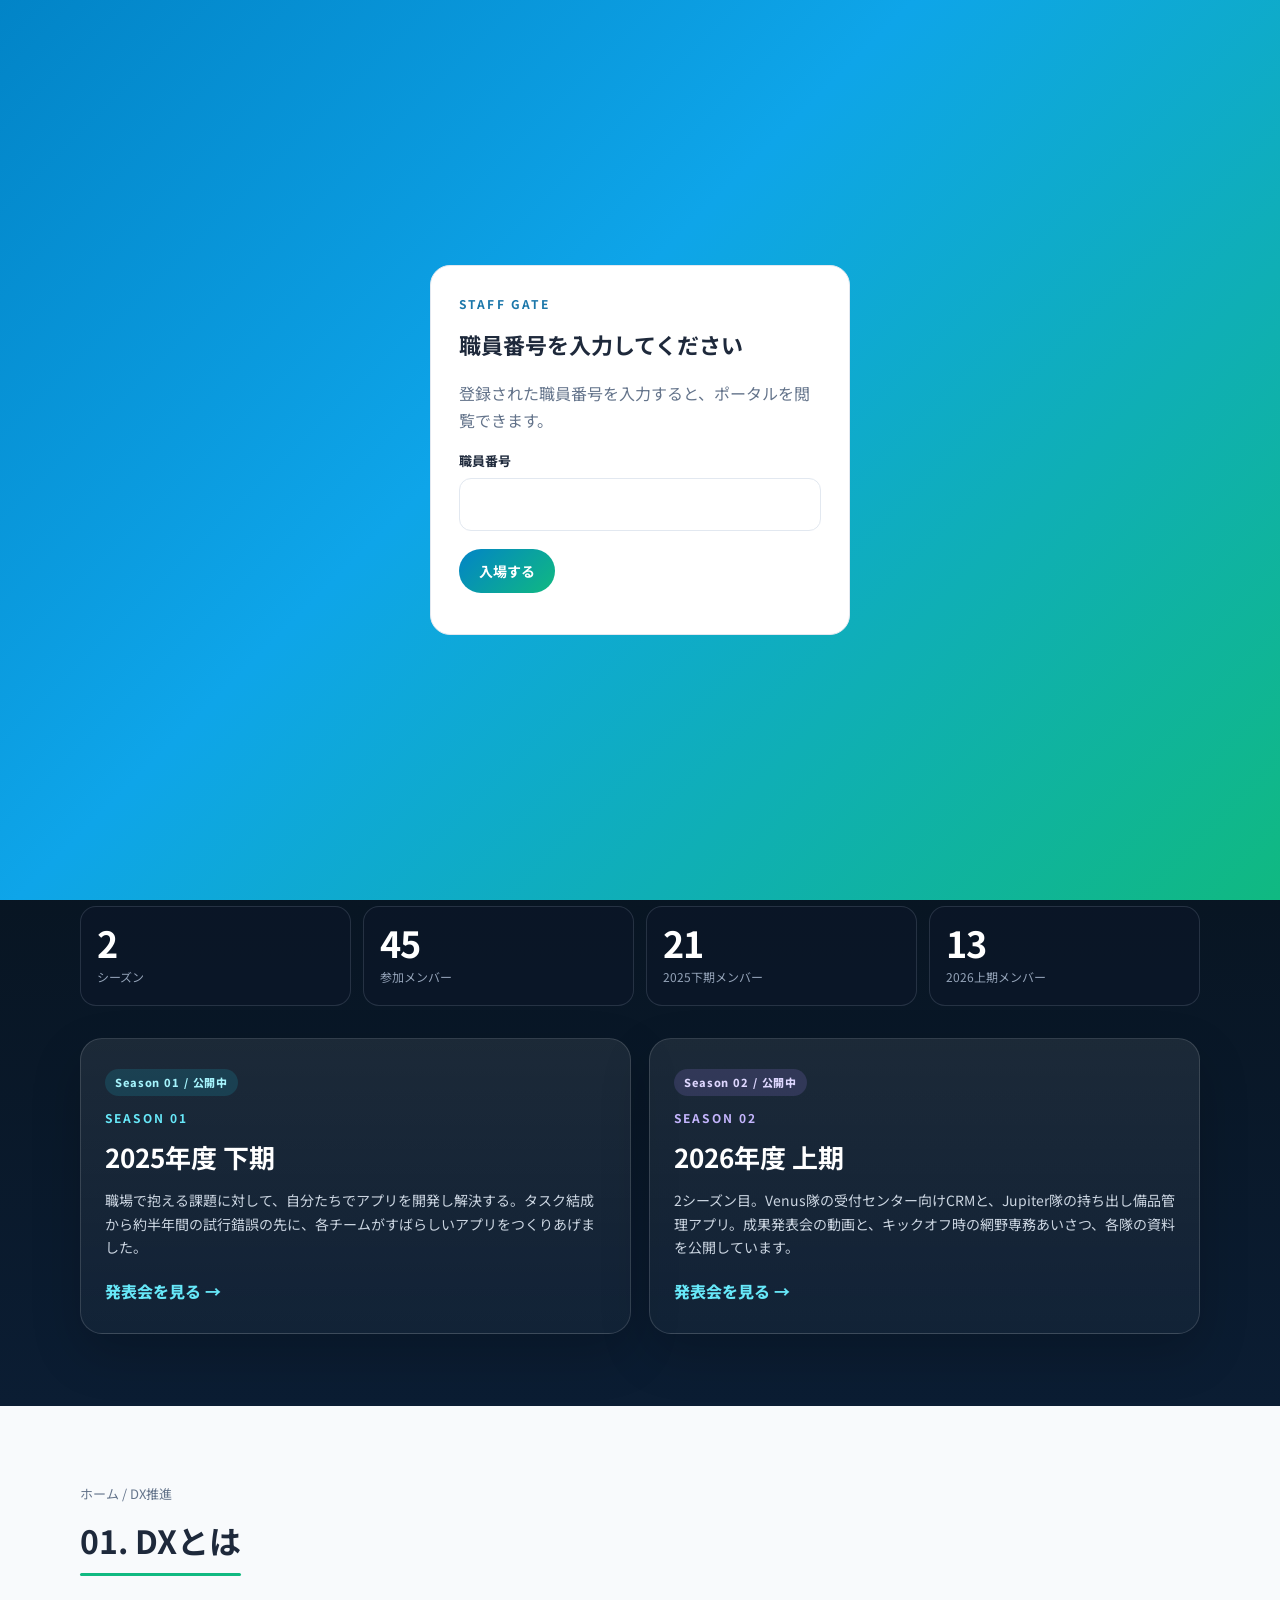
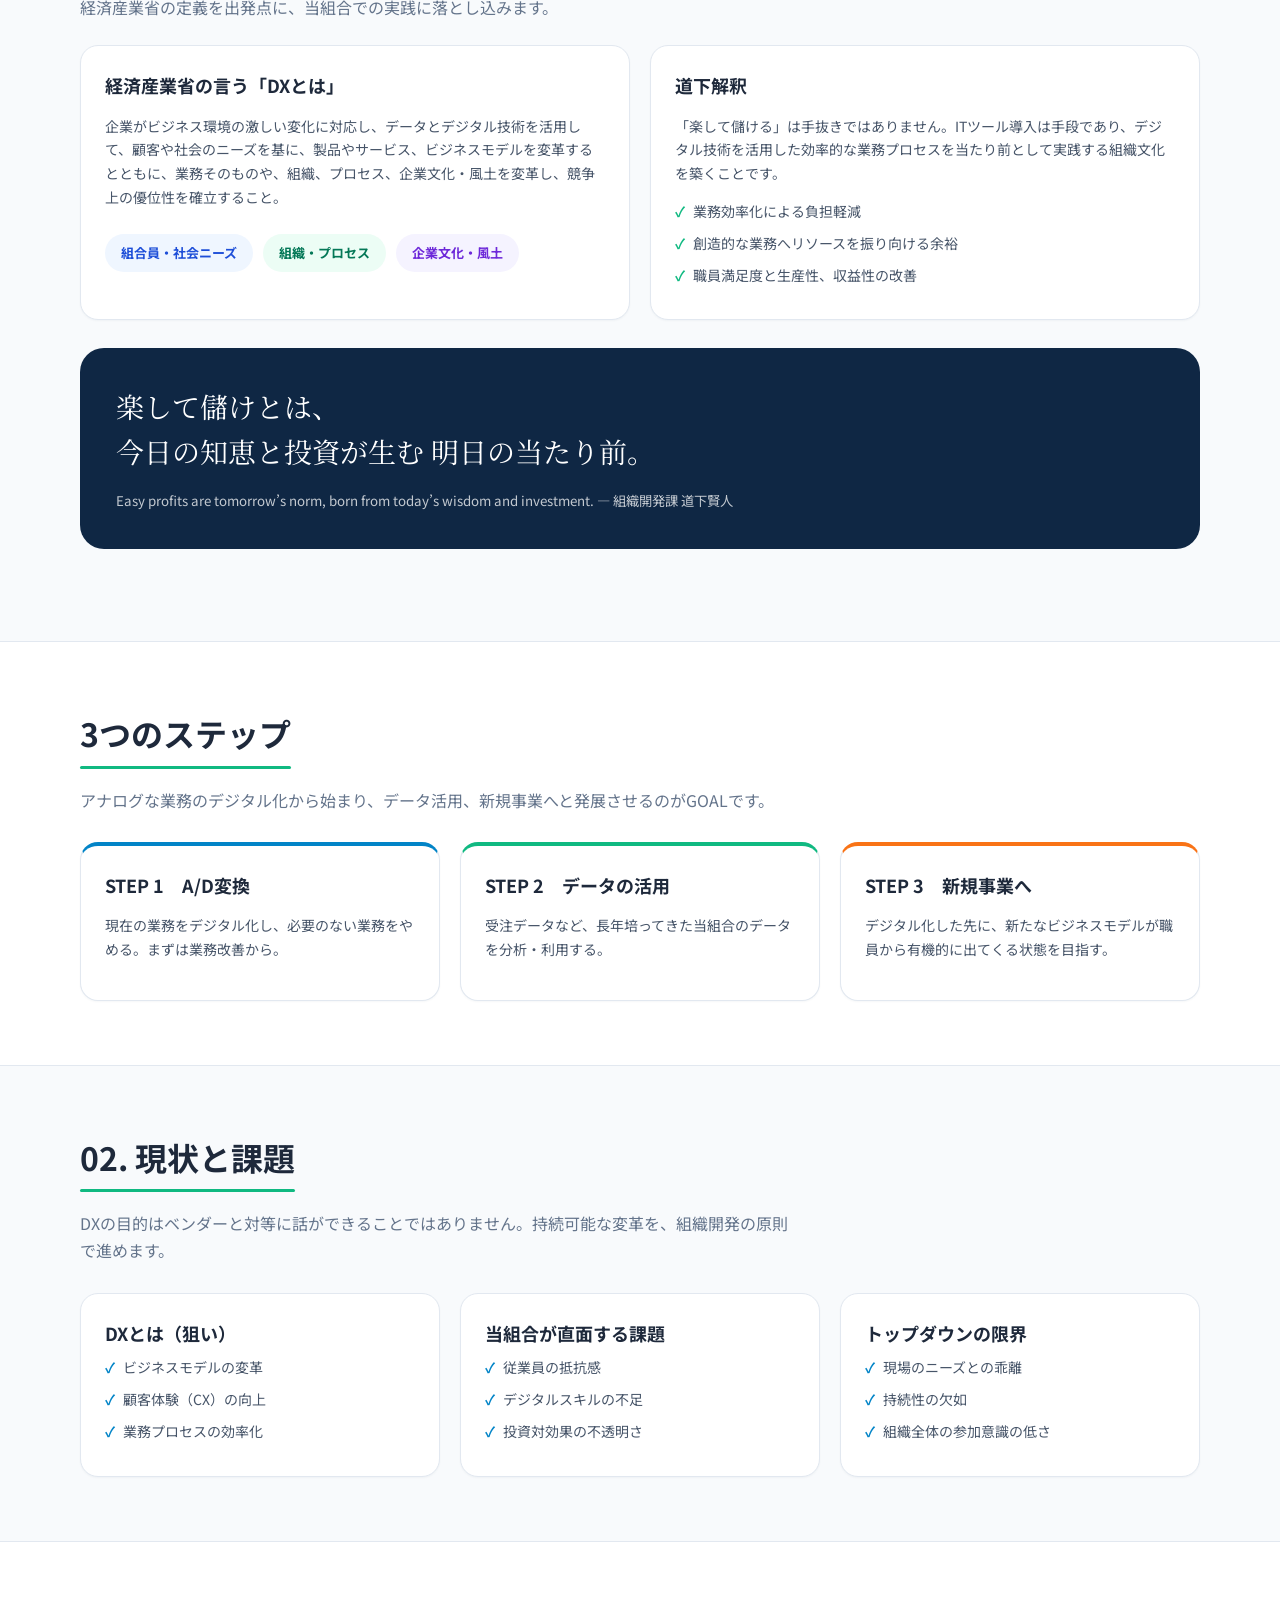
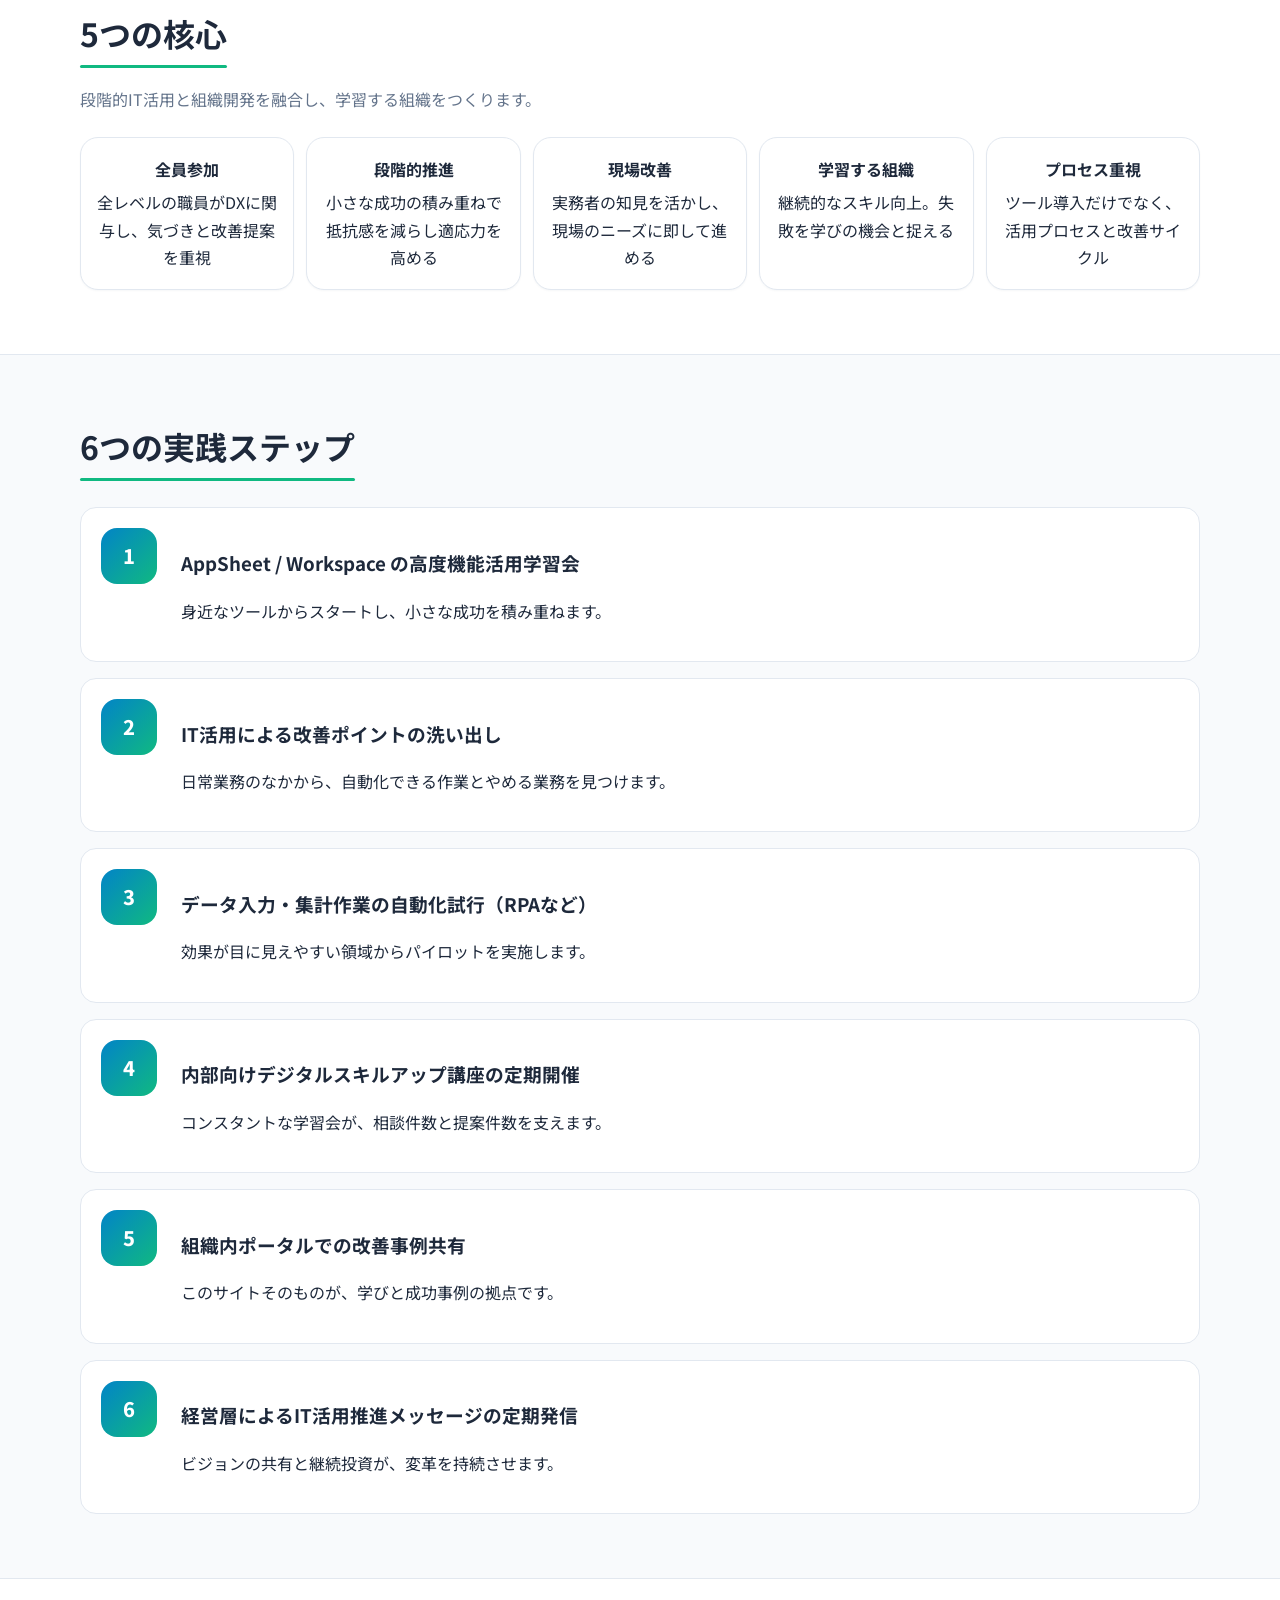
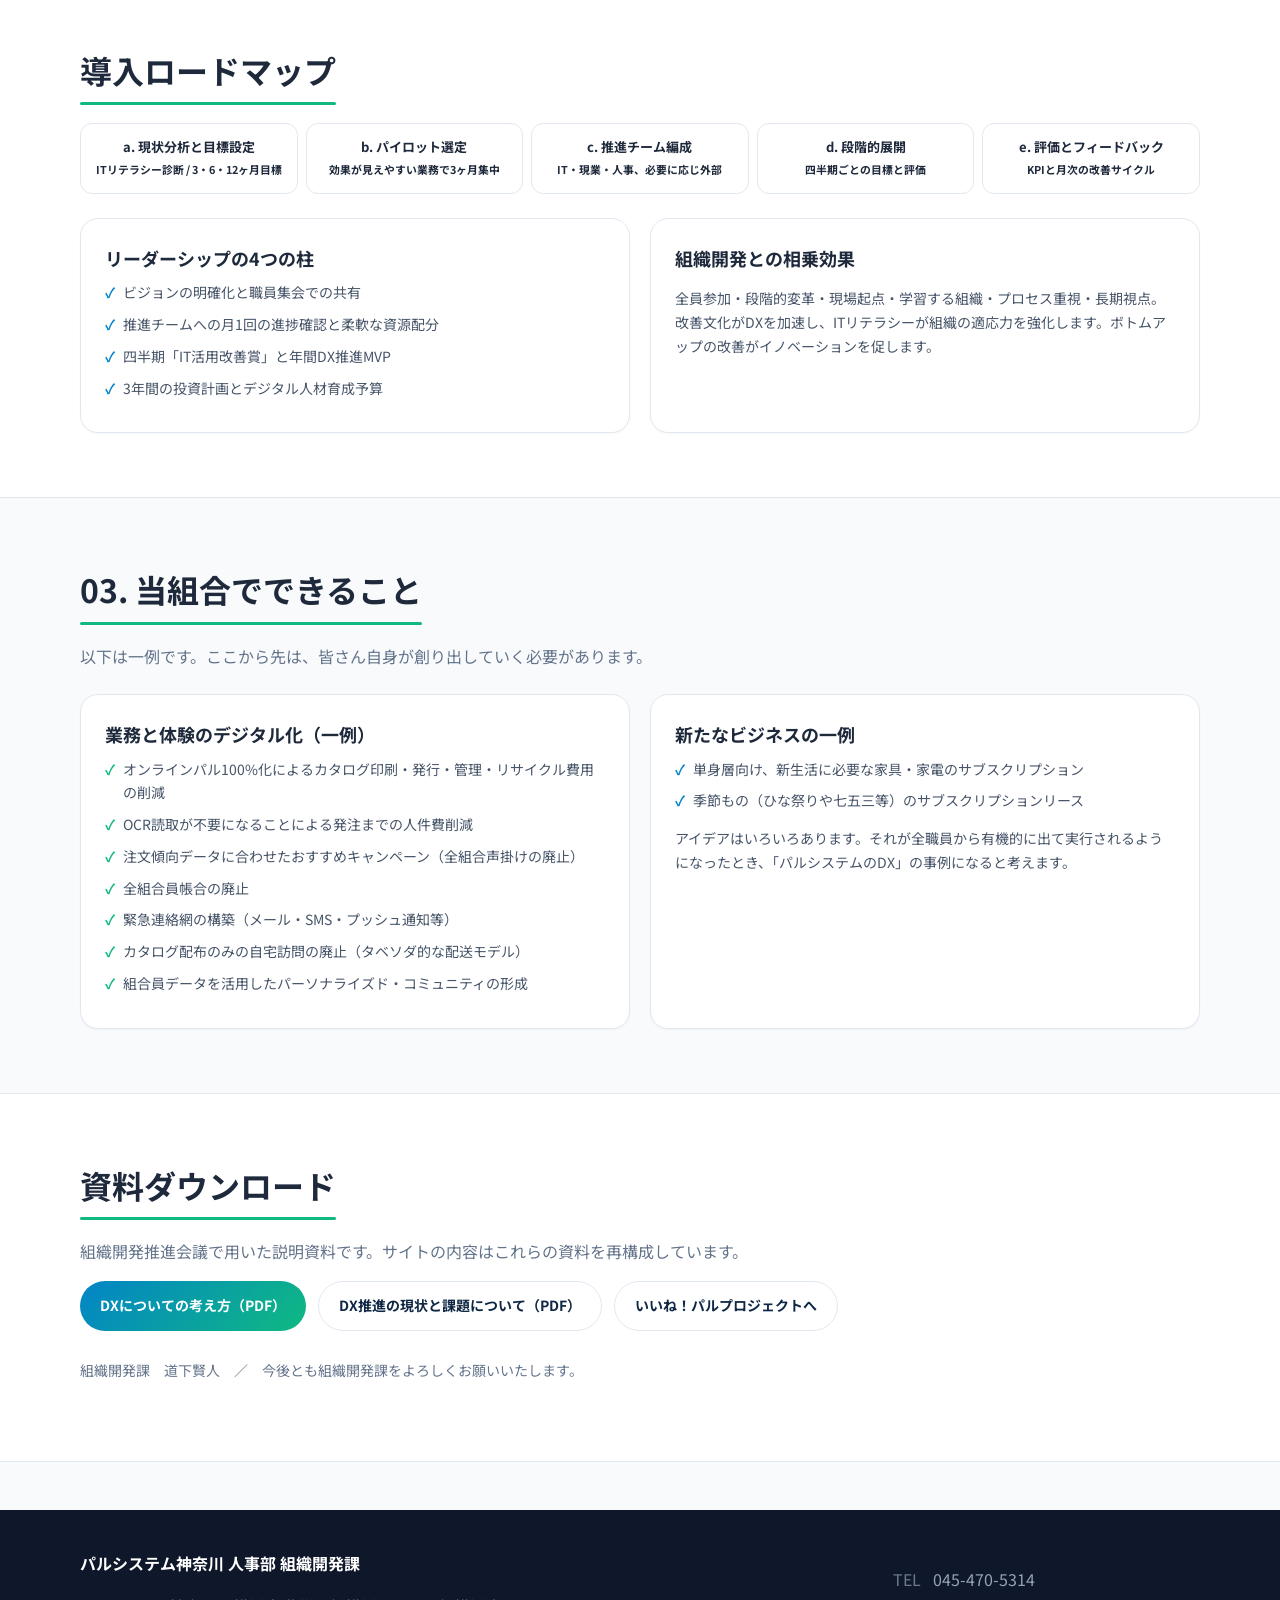
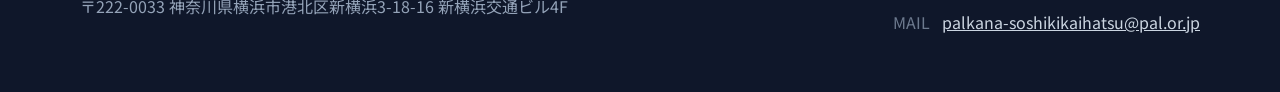
<file: dx/index.html>
<!DOCTYPE html>
<html lang="ja" data-root="..">
<head>
  <meta charset="UTF-8">
  <meta name="viewport" content="width=device-width, initial-scale=1.0">
  <title>DX推進特設ページ | 組織開発課ポータル</title>
  <meta name="description" content="パルシステム神奈川 組織開発課のDX推進。経済産業省の定義、道下解釈、現状と課題、実践ステップをまとめた特設ページです。">
  <link rel="icon" href="../assets/img/favicon.svg" type="image/svg+xml">
  <link rel="preconnect" href="https://fonts.googleapis.com">
  <link href="https://fonts.googleapis.com/css2?family=Noto+Sans+JP:wght@400;500;700;800&family=Noto+Serif+JP:wght@600&display=swap" rel="stylesheet">
  <link rel="stylesheet" href="../assets/css/style.css?v=11">
</head>
<body data-page="dx">
  <header class="site-header" id="site-header"></header>

  <section class="hero">
    <div class="hero-orb a"></div>
    <div class="hero-orb b"></div>
    <div class="container hero-inner">
      <p class="hero-kicker">Organization Development × Digital</p>
      <h1>DX推進特設ページ</h1>
      <p>ITを活用して、楽して儲ける体質にする。<br>全員参加で、現場から、段階的に。</p>
      <div class="hero-actions">
        <a class="btn btn-white" href="#task">成果発表会</a>
        <a class="btn btn-ghost" href="#definition">DXとは</a>
        <a class="btn btn-ghost" href="#docs">資料をダウンロード</a>
      </div>
    </div>
  </section>

  <section class="dx-portal-band" id="task">
    <div class="container" id="dx-hub-root"></div>
  </section>

  <section class="section" id="definition">
    <div class="container">
      <p class="breadcrumb"><a href="../index.html">ホーム</a> / DX推進</p>
      <h2 class="section-title">01. DXとは</h2>
      <p class="section-lead">経済産業省の定義を出発点に、当組合での実践に落とし込みます。</p>
      <div class="grid-2" style="margin-top:24px">
        <article class="card">
          <h3>経済産業省の言う「DXとは」</h3>
          <p>企業がビジネス環境の激しい変化に対応し、データとデジタル技術を活用して、顧客や社会のニーズを基に、製品やサービス、ビジネスモデルを変革するとともに、業務そのものや、組織、プロセス、企業文化・風土を変革し、競争上の優位性を確立すること。</p>
          <div class="pill-row" style="justify-content:flex-start">
            <span class="pill pill-blue">組合員・社会ニーズ</span>
            <span class="pill pill-green">組織・プロセス</span>
            <span class="pill pill-purple">企業文化・風土</span>
          </div>
        </article>
        <article class="card">
          <h3>道下解釈</h3>
          <p>「楽して儲ける」は手抜きではありません。ITツール導入は手段であり、デジタル技術を活用した効率的な業務プロセスを当たり前として実践する組織文化を築くことです。</p>
          <ul class="check green">
            <li><span class="mark">✓</span><span>業務効率化による負担軽減</span></li>
            <li><span class="mark">✓</span><span>創造的な業務へリソースを振り向ける余裕</span></li>
            <li><span class="mark">✓</span><span>職員満足度と生産性、収益性の改善</span></li>
          </ul>
        </article>
      </div>
      <blockquote class="dx-quote">
        <p>楽して儲けとは、<br>今日の知恵と投資が生む 明日の当たり前。</p>
        <small>Easy profits are tomorrow’s norm, born from today’s wisdom and investment. — 組織開発課 道下賢人</small>
      </blockquote>
    </div>
  </section>

  <section class="section band">
    <div class="container">
      <h2 class="section-title">3つのステップ</h2>
      <p class="section-lead">アナログな業務のデジタル化から始まり、データ活用、新規事業へと発展させるのがGOALです。</p>
      <div class="grid-3" style="margin-top:28px">
        <article class="card accent-top">
          <h3>STEP 1　A/D変換</h3>
          <p>現在の業務をデジタル化し、必要のない業務をやめる。まずは業務改善から。</p>
        </article>
        <article class="card accent-top green">
          <h3>STEP 2　データの活用</h3>
          <p>受注データなど、長年培ってきた当組合のデータを分析・利用する。</p>
        </article>
        <article class="card accent-top orange">
          <h3>STEP 3　新規事業へ</h3>
          <p>デジタル化した先に、新たなビジネスモデルが職員から有機的に出てくる状態を目指す。</p>
        </article>
      </div>
    </div>
  </section>

  <section class="section">
    <div class="container">
      <h2 class="section-title">02. 現状と課題</h2>
      <p class="section-lead">DXの目的はベンダーと対等に話ができることではありません。持続可能な変革を、組織開発の原則で進めます。</p>
      <div class="grid-3" style="margin-top:28px">
        <article class="card">
          <h3>DXとは（狙い）</h3>
          <ul class="check">
            <li><span class="mark">✓</span>ビジネスモデルの変革</li>
            <li><span class="mark">✓</span>顧客体験（CX）の向上</li>
            <li><span class="mark">✓</span>業務プロセスの効率化</li>
          </ul>
        </article>
        <article class="card">
          <h3>当組合が直面する課題</h3>
          <ul class="check">
            <li><span class="mark">✓</span>従業員の抵抗感</li>
            <li><span class="mark">✓</span>デジタルスキルの不足</li>
            <li><span class="mark">✓</span>投資対効果の不透明さ</li>
          </ul>
        </article>
        <article class="card">
          <h3>トップダウンの限界</h3>
          <ul class="check">
            <li><span class="mark">✓</span>現場のニーズとの乖離</li>
            <li><span class="mark">✓</span>持続性の欠如</li>
            <li><span class="mark">✓</span>組織全体の参加意識の低さ</li>
          </ul>
        </article>
      </div>
    </div>
  </section>

  <section class="section band">
    <div class="container">
      <h2 class="section-title">5つの核心</h2>
      <p class="section-lead">段階的IT活用と組織開発を融合し、学習する組織をつくります。</p>
      <div class="core-grid" style="margin-top:24px">
        <article class="card core-card"><strong>全員参加</strong><span>全レベルの職員がDXに関与し、気づきと改善提案を重視</span></article>
        <article class="card core-card"><strong>段階的推進</strong><span>小さな成功の積み重ねで抵抗感を減らし適応力を高める</span></article>
        <article class="card core-card"><strong>現場改善</strong><span>実務者の知見を活かし、現場のニーズに即して進める</span></article>
        <article class="card core-card"><strong>学習する組織</strong><span>継続的なスキル向上。失敗を学びの機会と捉える</span></article>
        <article class="card core-card"><strong>プロセス重視</strong><span>ツール導入だけでなく、活用プロセスと改善サイクル</span></article>
      </div>
    </div>
  </section>

  <section class="section">
    <div class="container">
      <h2 class="section-title">6つの実践ステップ</h2>
      <div class="step-list" style="margin-top:24px">
        <div class="step"><div class="step-num">1</div><div><h3>AppSheet / Workspace の高度機能活用学習会</h3><p>身近なツールからスタートし、小さな成功を積み重ねます。</p></div></div>
        <div class="step"><div class="step-num">2</div><div><h3>IT活用による改善ポイントの洗い出し</h3><p>日常業務のなかから、自動化できる作業とやめる業務を見つけます。</p></div></div>
        <div class="step"><div class="step-num">3</div><div><h3>データ入力・集計作業の自動化試行（RPAなど）</h3><p>効果が目に見えやすい領域からパイロットを実施します。</p></div></div>
        <div class="step"><div class="step-num">4</div><div><h3>内部向けデジタルスキルアップ講座の定期開催</h3><p>コンスタントな学習会が、相談件数と提案件数を支えます。</p></div></div>
        <div class="step"><div class="step-num">5</div><div><h3>組織内ポータルでの改善事例共有</h3><p>このサイトそのものが、学びと成功事例の拠点です。</p></div></div>
        <div class="step"><div class="step-num">6</div><div><h3>経営層によるIT活用推進メッセージの定期発信</h3><p>ビジョンの共有と継続投資が、変革を持続させます。</p></div></div>
      </div>
    </div>
  </section>

  <section class="section band">
    <div class="container">
      <h2 class="section-title">導入ロードマップ</h2>
      <div class="timeline">
        <div>a. 現状分析と目標設定<br><small>ITリテラシー診断 / 3・6・12ヶ月目標</small></div>
        <div>b. パイロット選定<br><small>効果が見えやすい業務で3ヶ月集中</small></div>
        <div>c. 推進チーム編成<br><small>IT・現業・人事、必要に応じ外部</small></div>
        <div>d. 段階的展開<br><small>四半期ごとの目標と評価</small></div>
        <div>e. 評価とフィードバック<br><small>KPIと月次の改善サイクル</small></div>
      </div>
      <div class="grid-2" style="margin-top:24px">
        <article class="card">
          <h3>リーダーシップの4つの柱</h3>
          <ul class="check">
            <li><span class="mark">✓</span>ビジョンの明確化と職員集会での共有</li>
            <li><span class="mark">✓</span>推進チームへの月1回の進捗確認と柔軟な資源配分</li>
            <li><span class="mark">✓</span>四半期「IT活用改善賞」と年間DX推進MVP</li>
            <li><span class="mark">✓</span>3年間の投資計画とデジタル人材育成予算</li>
          </ul>
        </article>
        <article class="card">
          <h3>組織開発との相乗効果</h3>
          <p>全員参加・段階的変革・現場起点・学習する組織・プロセス重視・長期視点。改善文化がDXを加速し、ITリテラシーが組織の適応力を強化します。ボトムアップの改善がイノベーションを促します。</p>
        </article>
      </div>
    </div>
  </section>

  <section class="section">
    <div class="container">
      <h2 class="section-title">03. 当組合でできること</h2>
      <p class="section-lead">以下は一例です。ここから先は、皆さん自身が創り出していく必要があります。</p>
      <div class="grid-2" style="margin-top:24px">
        <article class="card">
          <h3>業務と体験のデジタル化（一例）</h3>
          <ul class="check green">
            <li><span class="mark">✓</span>オンラインパル100%化によるカタログ印刷・発行・管理・リサイクル費用の削減</li>
            <li><span class="mark">✓</span>OCR読取が不要になることによる発注までの人件費削減</li>
            <li><span class="mark">✓</span>注文傾向データに合わせたおすすめキャンペーン（全組合声掛けの廃止）</li>
            <li><span class="mark">✓</span>全組合員帳合の廃止</li>
            <li><span class="mark">✓</span>緊急連絡網の構築（メール・SMS・プッシュ通知等）</li>
            <li><span class="mark">✓</span>カタログ配布のみの自宅訪問の廃止（タベソダ的な配送モデル）</li>
            <li><span class="mark">✓</span>組合員データを活用したパーソナライズド・コミュニティの形成</li>
          </ul>
        </article>
        <article class="card">
          <h3>新たなビジネスの一例</h3>
          <ul class="check">
            <li><span class="mark">✓</span>単身層向け、新生活に必要な家具・家電のサブスクリプション</li>
            <li><span class="mark">✓</span>季節もの（ひな祭りや七五三等）のサブスクリプションリース</li>
          </ul>
          <p>アイデアはいろいろあります。それが全職員から有機的に出て実行されるようになったとき、「パルシステムのDX」の事例になると考えます。</p>
        </article>
      </div>
    </div>
  </section>

  <section class="section band" id="docs">
    <div class="container">
      <h2 class="section-title">資料ダウンロード</h2>
      <p class="section-lead">組織開発推進会議で用いた説明資料です。サイトの内容はこれらの資料を再構成しています。</p>
      <div class="dl-row">
        <a class="btn btn-primary" href="../assets/docs/dx-toha.pdf" target="_blank" rel="noopener">DXについての考え方（PDF）</a>
        <a class="btn btn-outline" href="../assets/docs/dx-genjo-kadai.pdf" target="_blank" rel="noopener">DX推進の現状と課題について（PDF）</a>
        <a class="btn btn-outline" id="dx-iine" href="#" target="_blank" rel="noopener">いいね！パルプロジェクトへ</a>
      </div>
      <p style="margin-top:28px;color:var(--muted);font-size:14px">組織開発課　道下賢人　／　今後とも組織開発課をよろしくお願いいたします。</p>
    </div>
  </section>

  <footer class="site-footer" id="site-footer"></footer>
  <script src="../assets/js/config.js?v=10"></script>
  <script src="../assets/js/common.js?v=8"></script>
  <script src="../assets/js/api.js?v=8"></script>
  <script src="../assets/js/access.js?v=9"></script>
  <script src="../assets/js/dx-data.js?v=6"></script>
  <script src="../assets/js/dx-render.js?v=4"></script>
  <script>
    document.getElementById("dx-iine").href = (window.PORTAL_CONFIG && window.PORTAL_CONFIG.iinePalUrl) || "#";
    if (window.DXTask) window.DXTask.renderHub(document.getElementById("dx-hub-root"));
  </script>
</body>
</html>
</file>
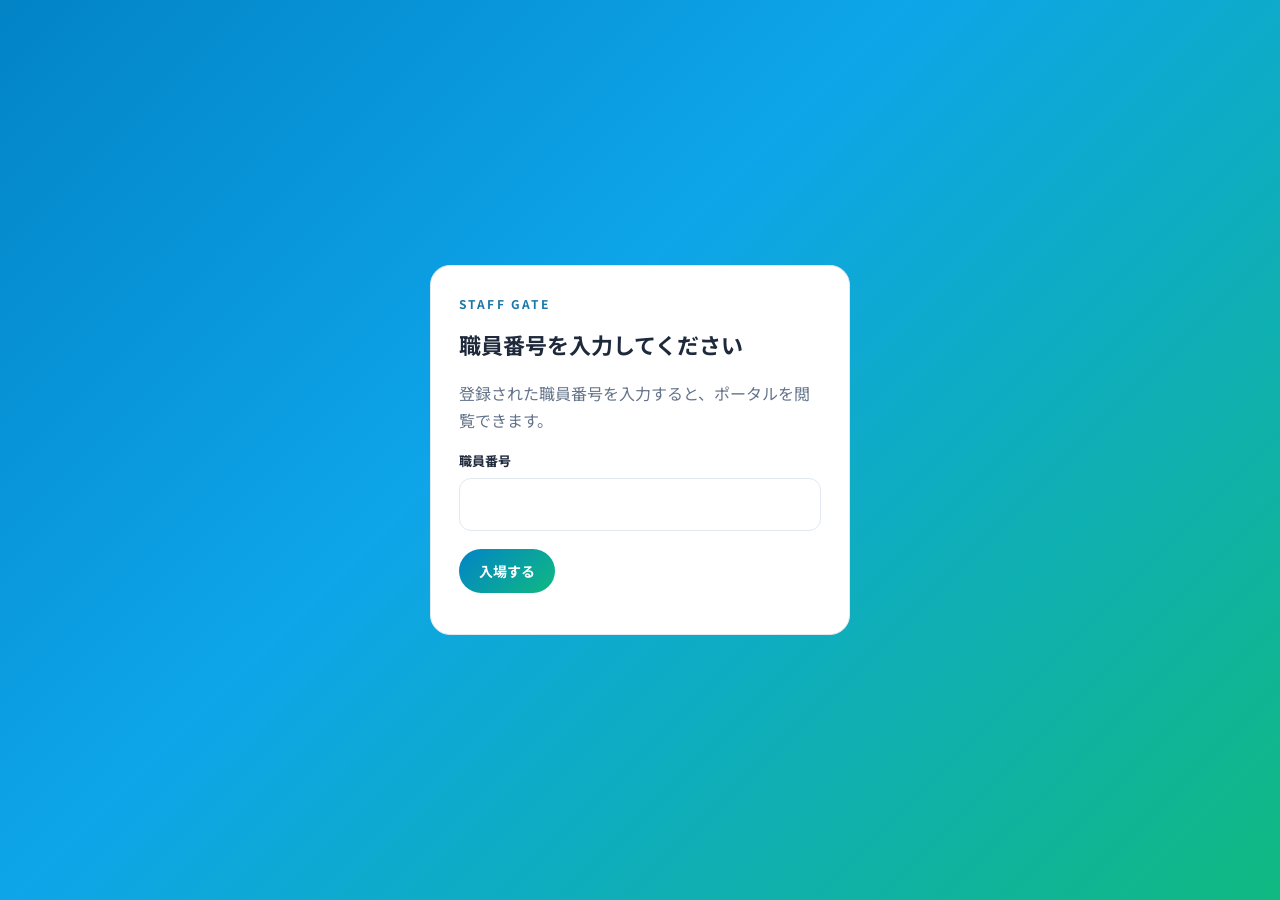
<file: news/index.html>
<!DOCTYPE html>
<html lang="ja" data-root="..">
<head>
  <meta charset="UTF-8">
  <meta name="viewport" content="width=device-width, initial-scale=1.0">
  <title>お知らせ | 組織開発課ポータル</title>
  <link rel="icon" href="../assets/img/favicon.svg" type="image/svg+xml">
  <link rel="preconnect" href="https://fonts.googleapis.com">
  <link href="https://fonts.googleapis.com/css2?family=Noto+Sans+JP:wght@400;500;700;800&family=Noto+Serif+JP:wght@600&display=swap" rel="stylesheet">
  <link rel="stylesheet" href="../assets/css/style.css?v=8">
</head>
<body data-page="news">
  <header class="site-header" id="site-header"></header>
  <main class="container page-hero">
    <p class="breadcrumb"><a href="../index.html">ホーム</a> / お知らせ</p>
    <h1>組織開発課からのお知らせ</h1>
    <p class="section-lead">研修、プロジェクト進捗、DXの取り組みなど、課からの発信を掲載します。</p>
    <div id="news-list" class="news-list" style="margin-top:28px">
      <div class="status-msg">読み込み中…</div>
    </div>
  </main>
  <footer class="site-footer" id="site-footer"></footer>
  <script src="../assets/js/config.js?v=10"></script>
  <script src="../assets/js/common.js?v=8"></script>
  <script src="../assets/js/api.js?v=8"></script>
  <script src="../assets/js/news.js?v=8"></script>
  <script src="../assets/js/access.js?v=9"></script>
</body>
</html>
</file>
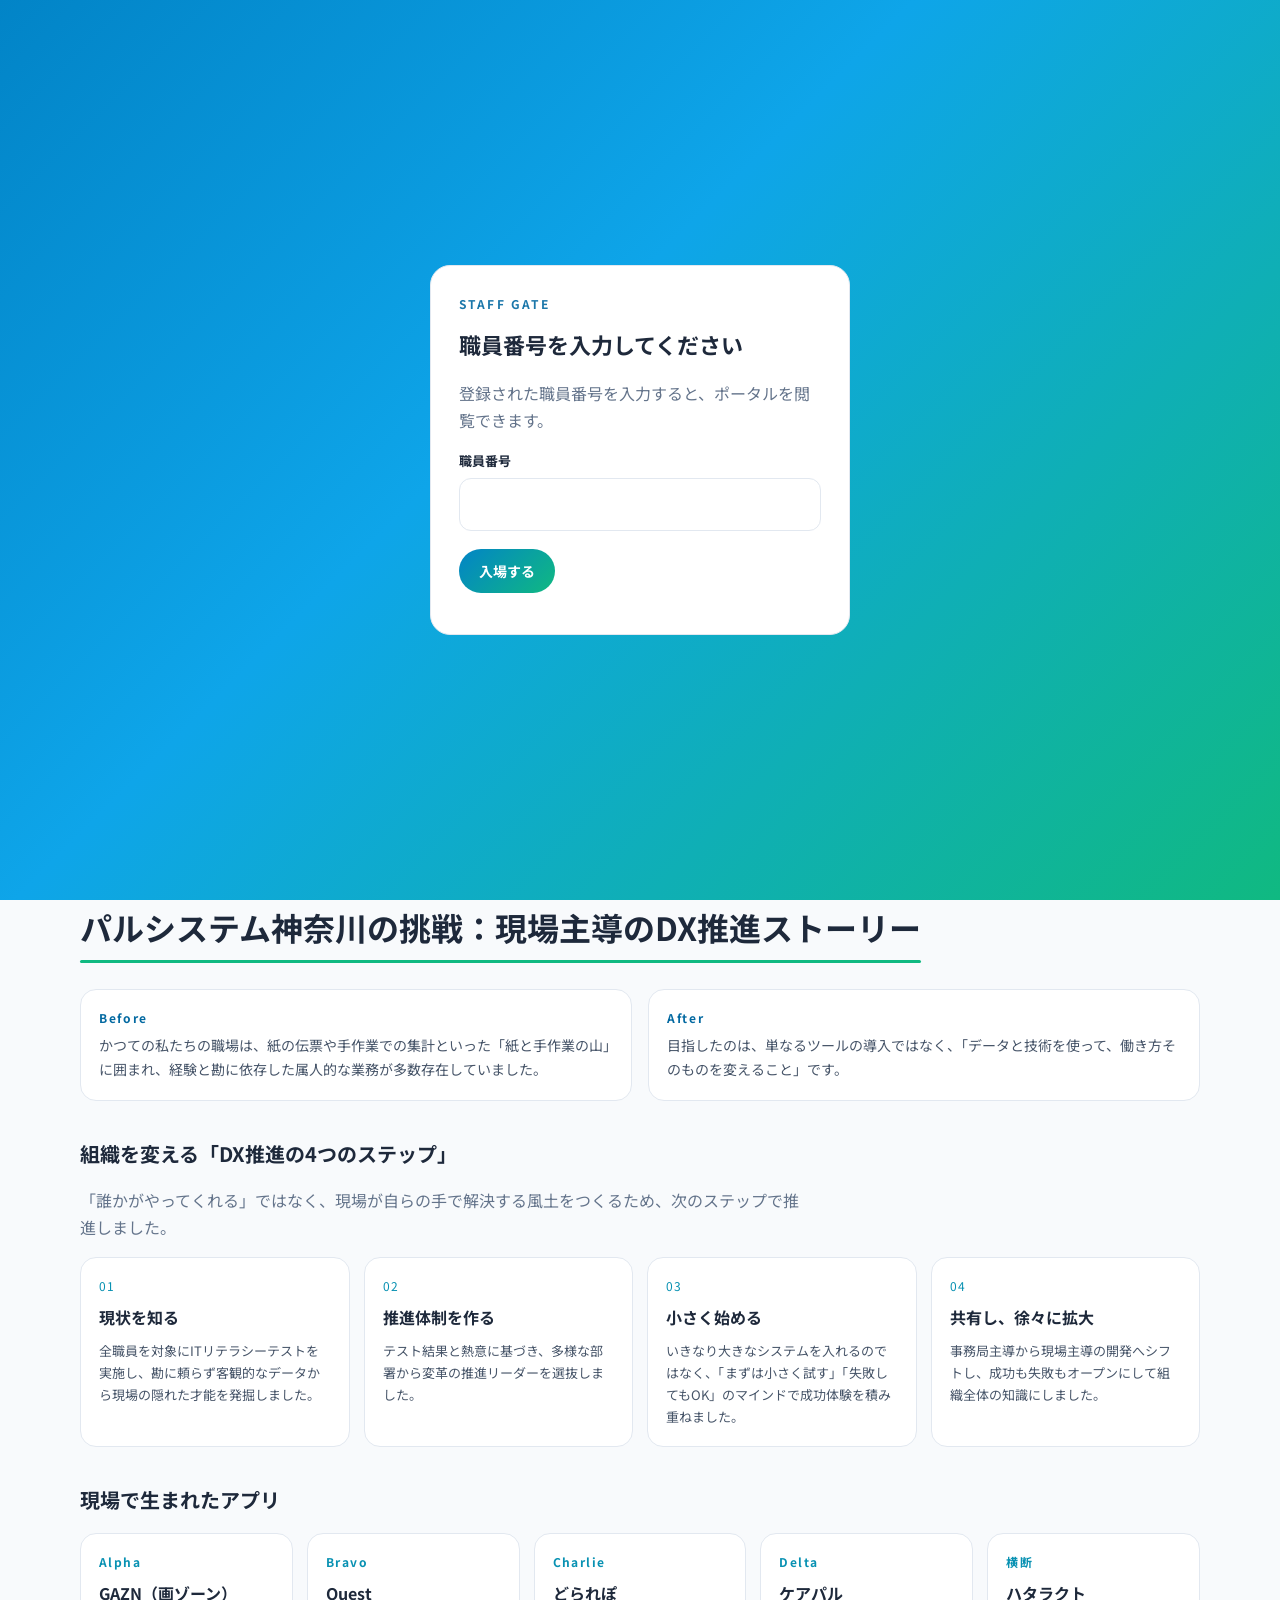
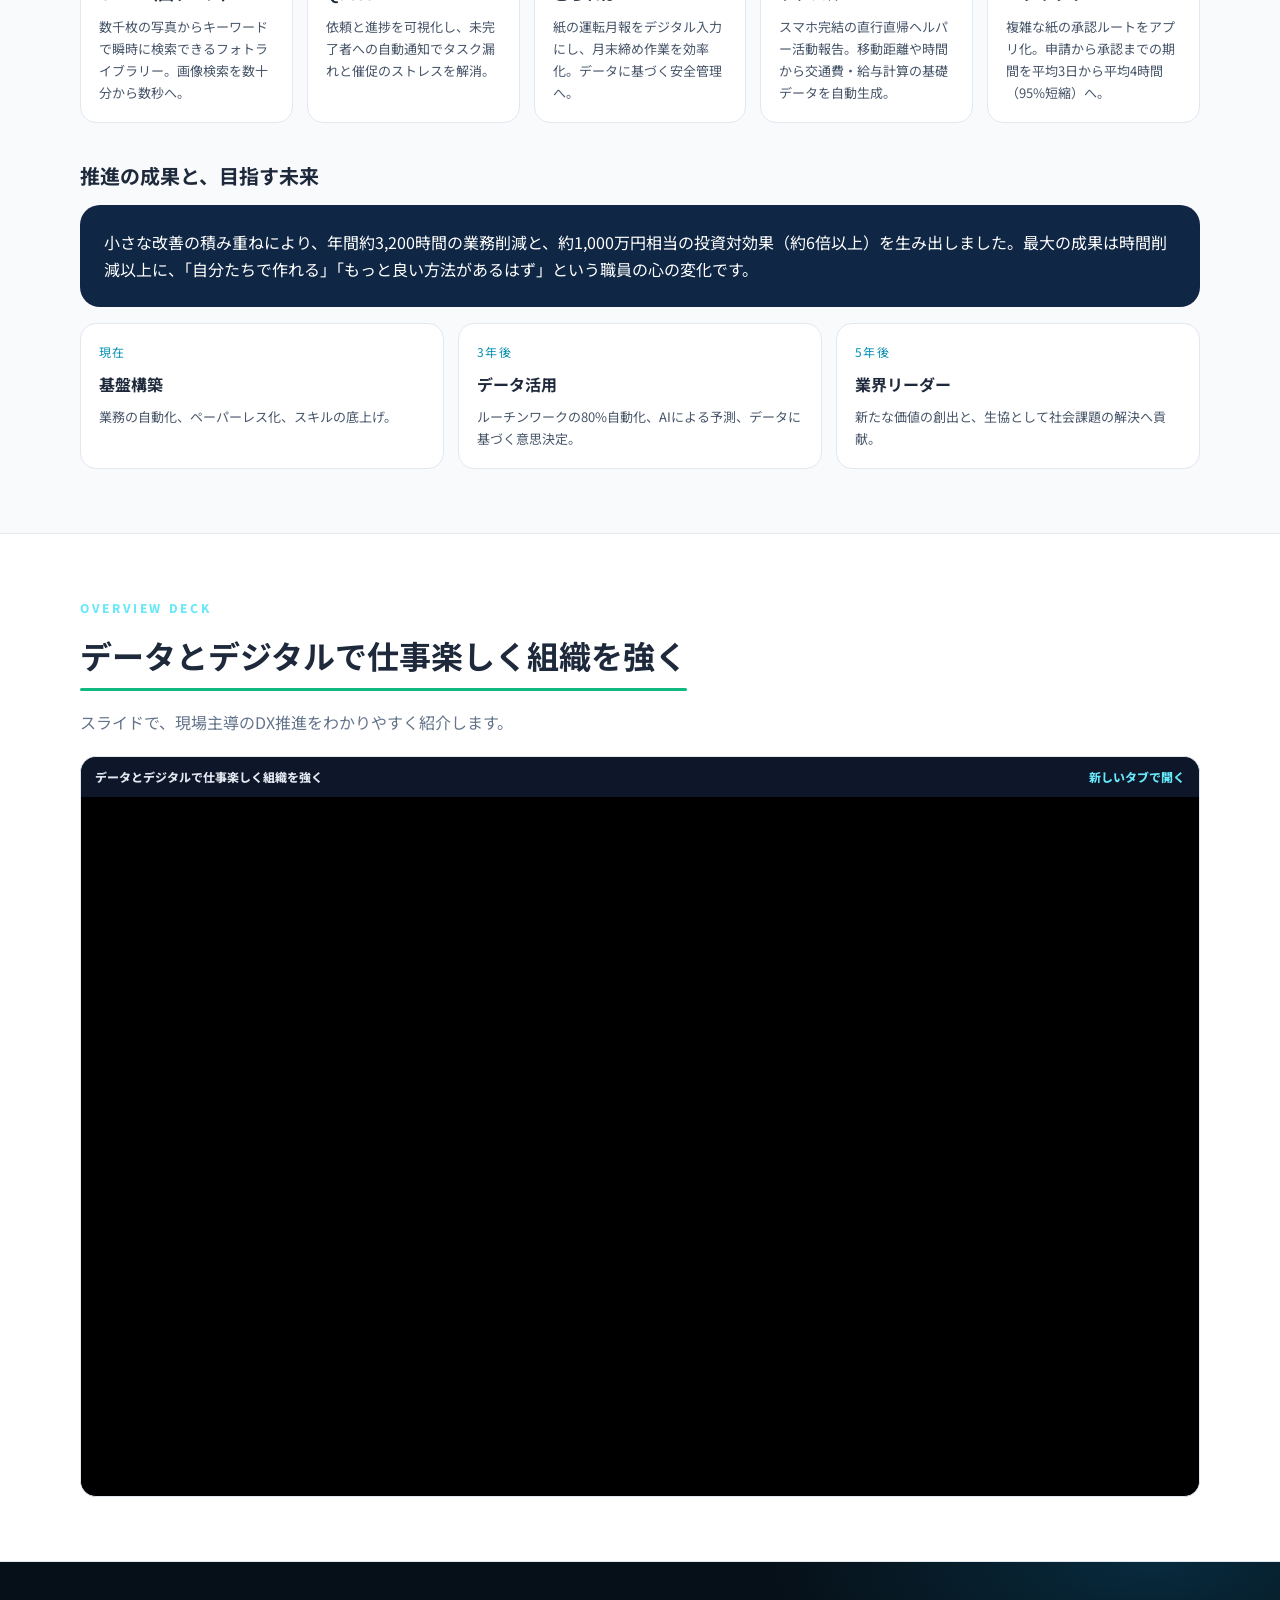
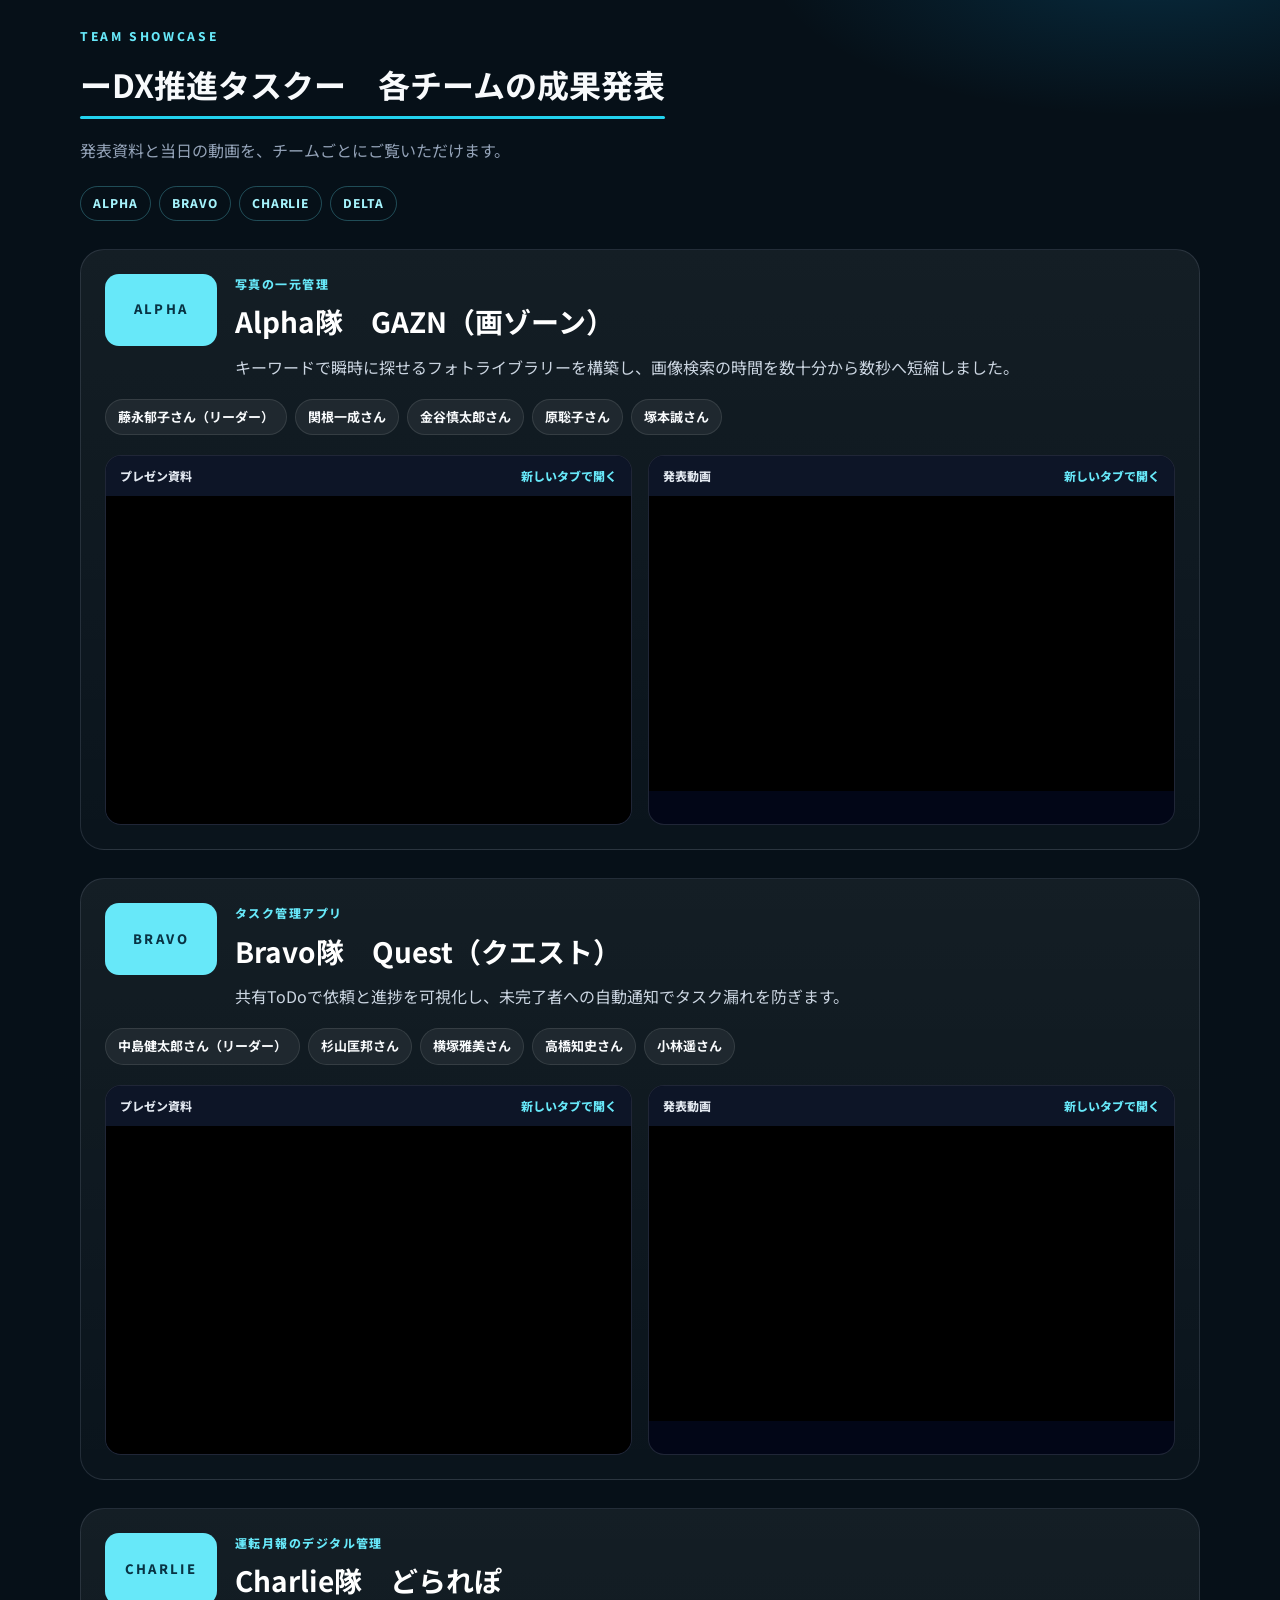
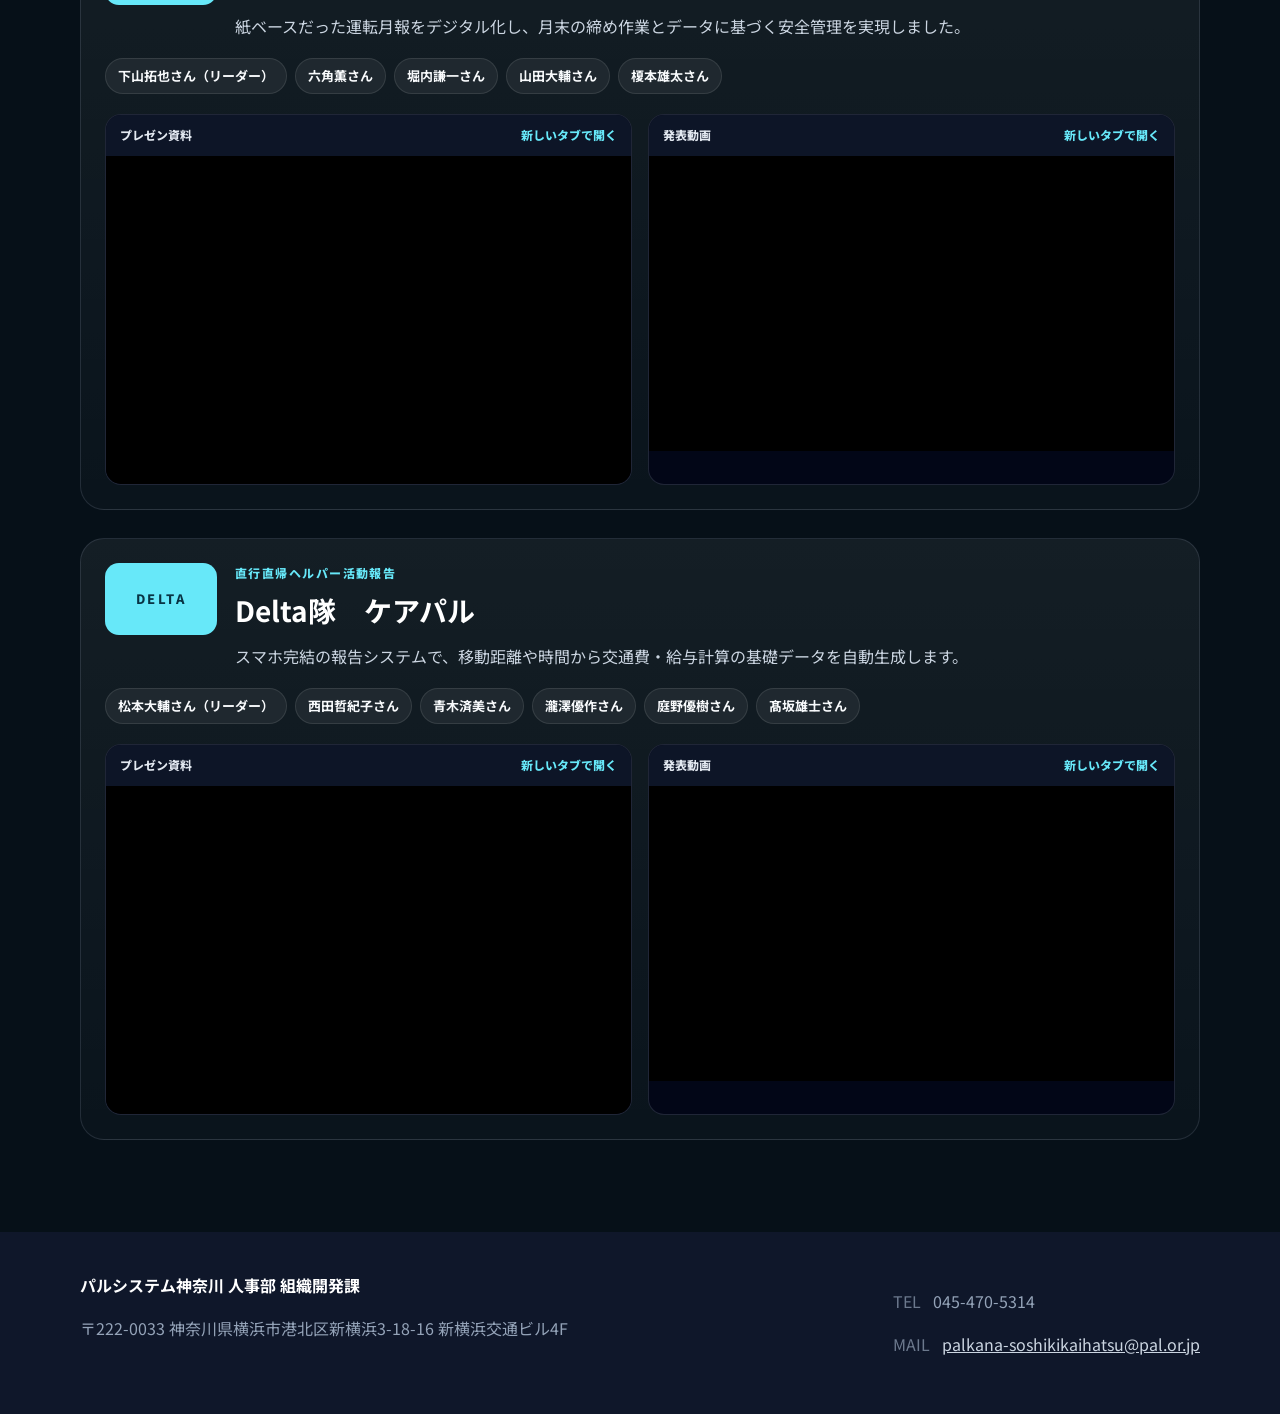
<file: dx/2025h2/index.html>
<!DOCTYPE html>
<html lang="ja" data-root="../..">
<head>
  <meta charset="UTF-8">
  <meta name="viewport" content="width=device-width, initial-scale=1.0">
  <title>2025年度下期 成果発表会 | DX推進 | 組織開発課ポータル</title>
  <meta name="description" content="パルシステム神奈川 DX推進タスク 2025年度下期の成果発表会。Alpha・Bravo・Charlie・Delta各隊の発表資料と動画を公開しています。">
  <link rel="icon" href="../../assets/img/favicon.svg" type="image/svg+xml">
  <link rel="preconnect" href="https://fonts.googleapis.com">
  <link href="https://fonts.googleapis.com/css2?family=Noto+Sans+JP:wght@400;500;700;800&family=Noto+Serif+JP:wght@600&display=swap" rel="stylesheet">
  <link rel="stylesheet" href="../../assets/css/style.css?v=11">
</head>
<body data-page="dx" data-season="2025h2">
  <header class="site-header" id="site-header"></header>
  <div id="dx-season-root"></div>
  <footer class="site-footer" id="site-footer"></footer>
  <script src="../../assets/js/config.js?v=10"></script>
  <script src="../../assets/js/common.js?v=8"></script>
  <script src="../../assets/js/api.js?v=8"></script>
  <script src="../../assets/js/access.js?v=9"></script>
  <script src="../../assets/js/dx-data.js?v=6"></script>
  <script src="../../assets/js/dx-render.js?v=4"></script>
  <script>
    if (window.DXTask) window.DXTask.renderSeason(document.getElementById("dx-season-root"), "2025h2");
  </script>
</body>
</html>
</file>
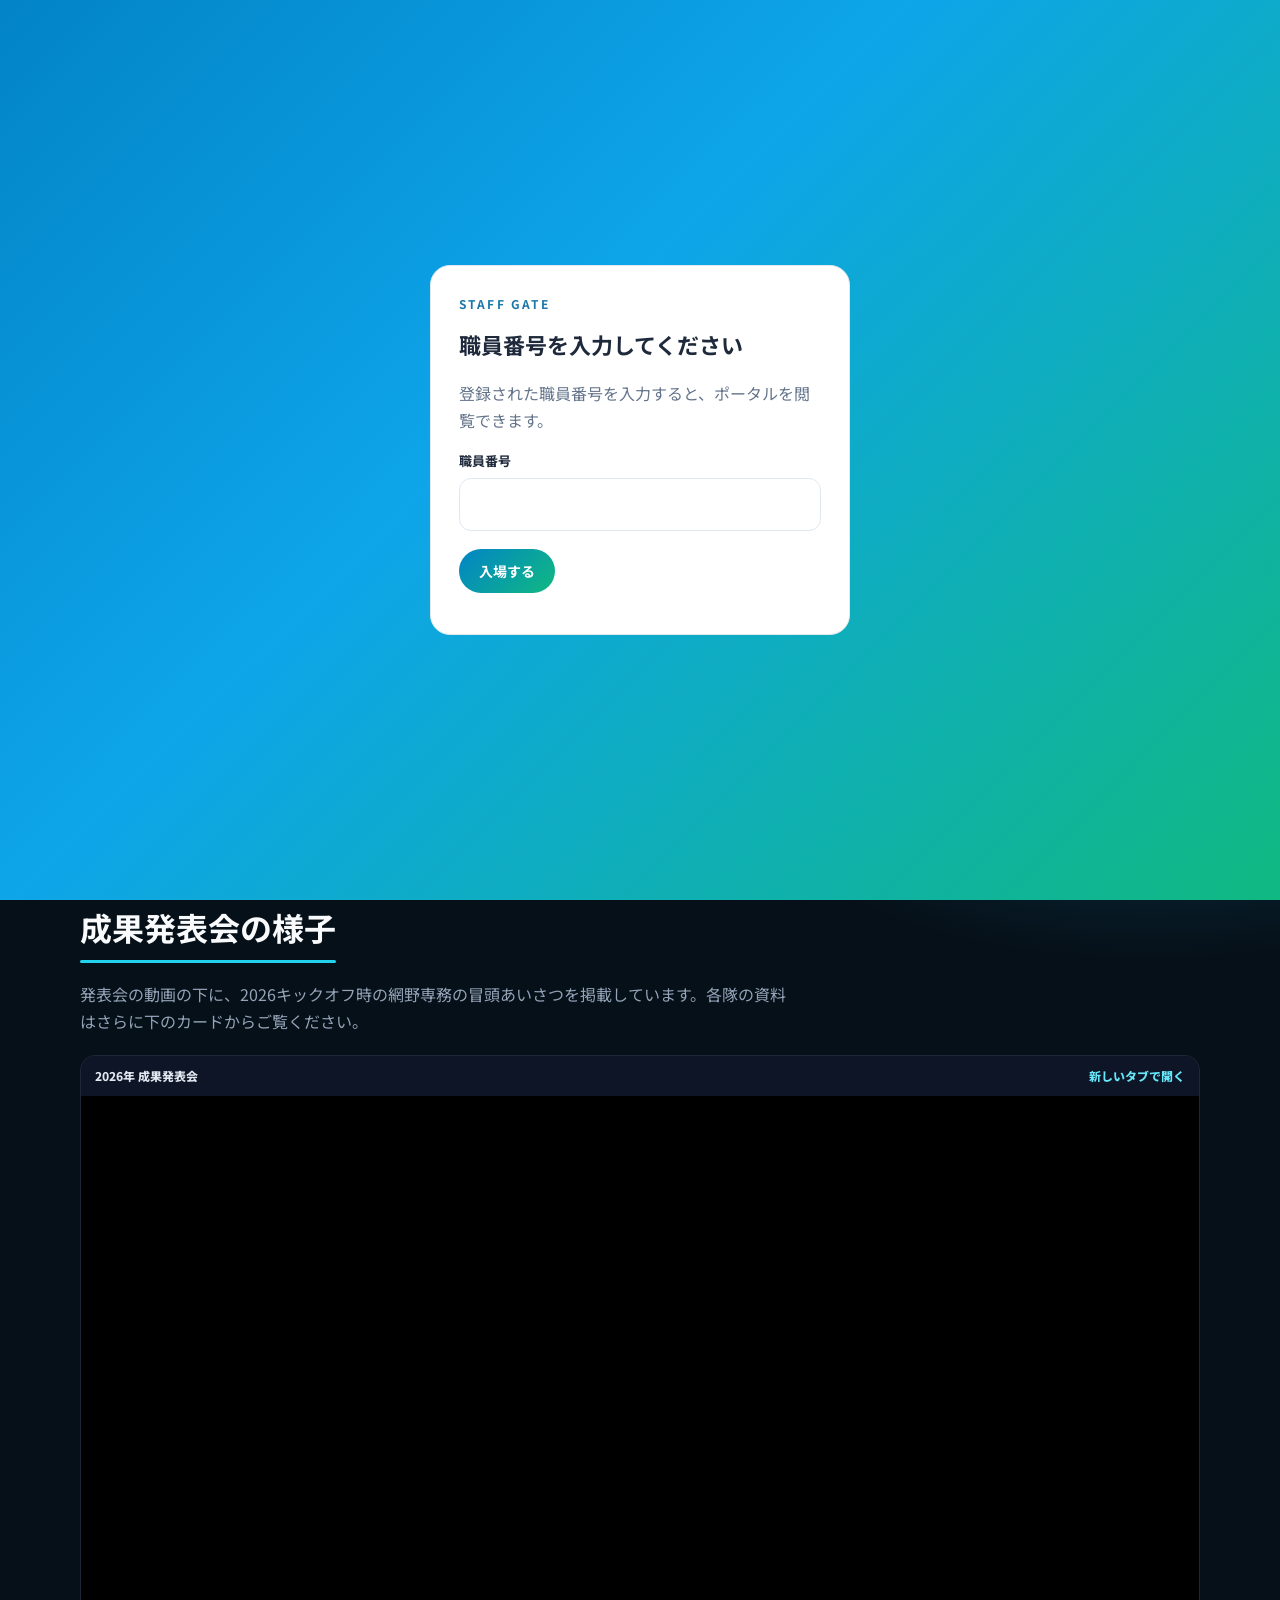
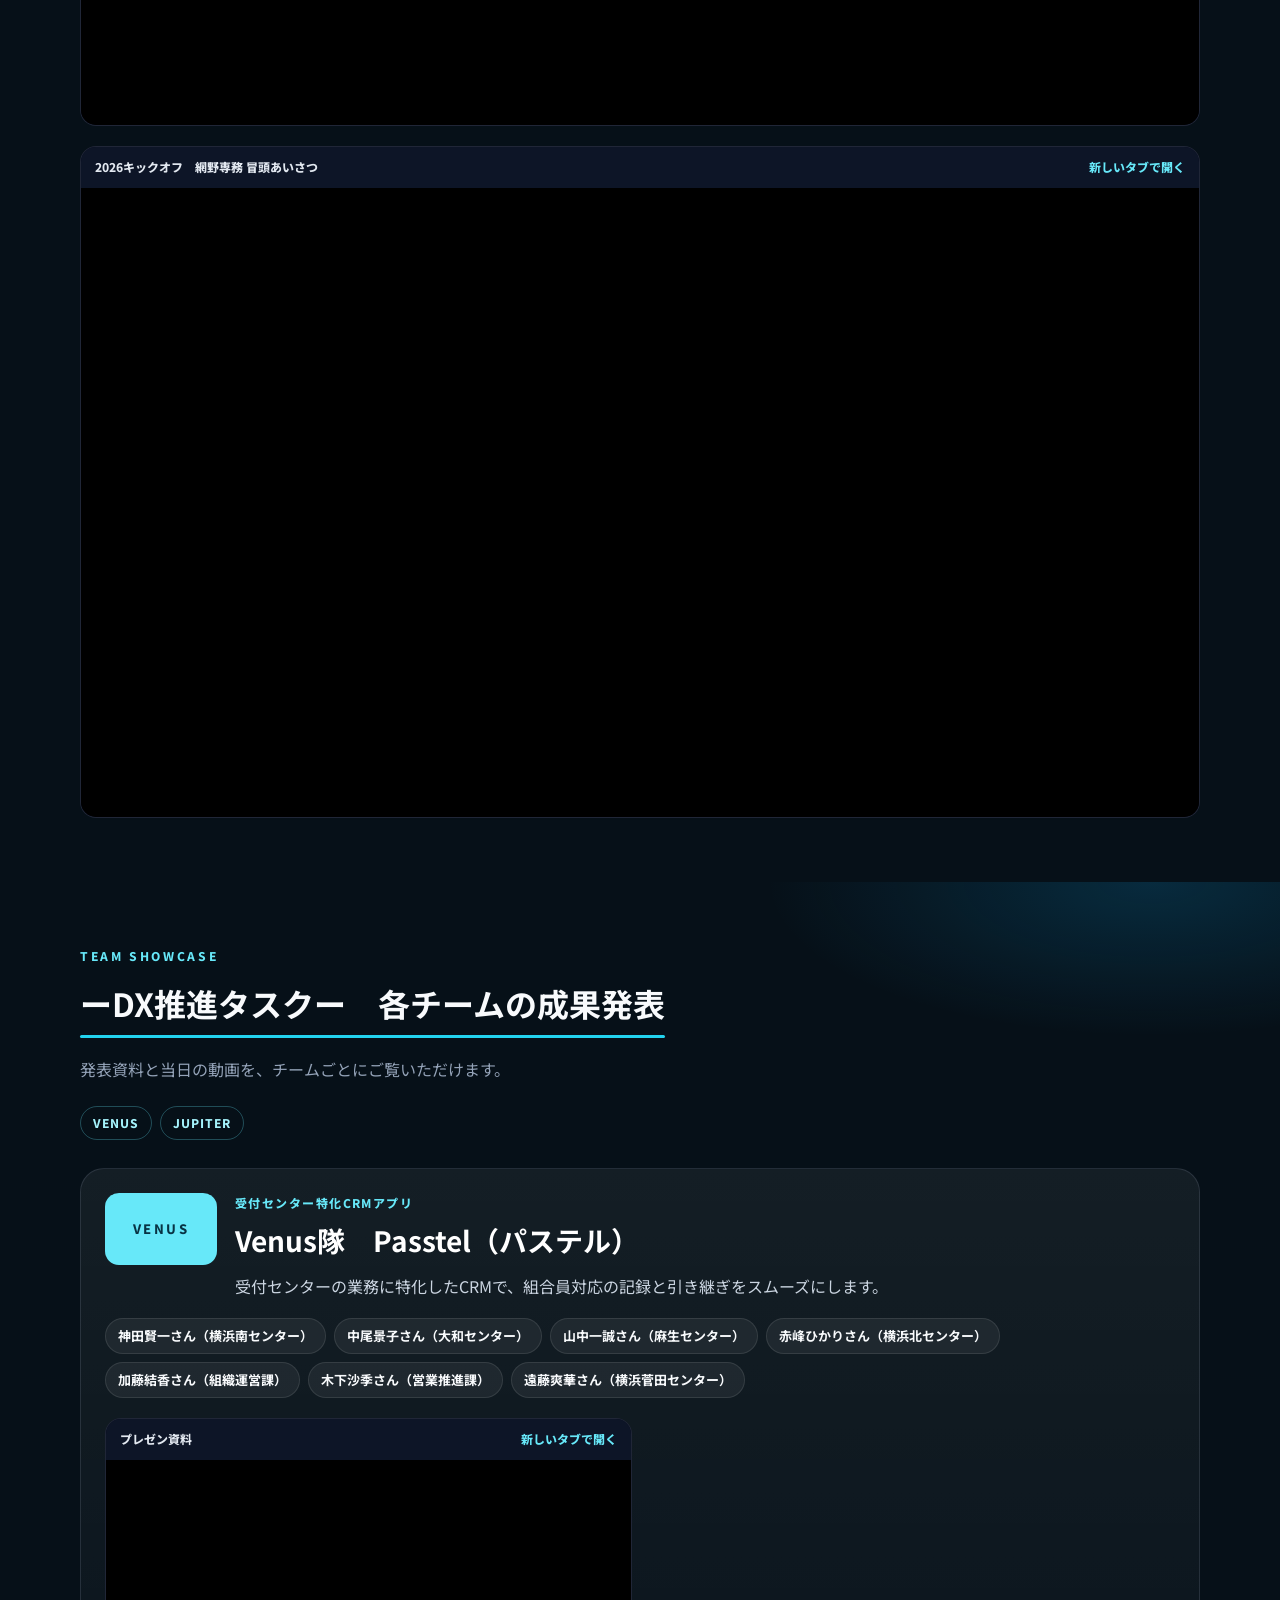
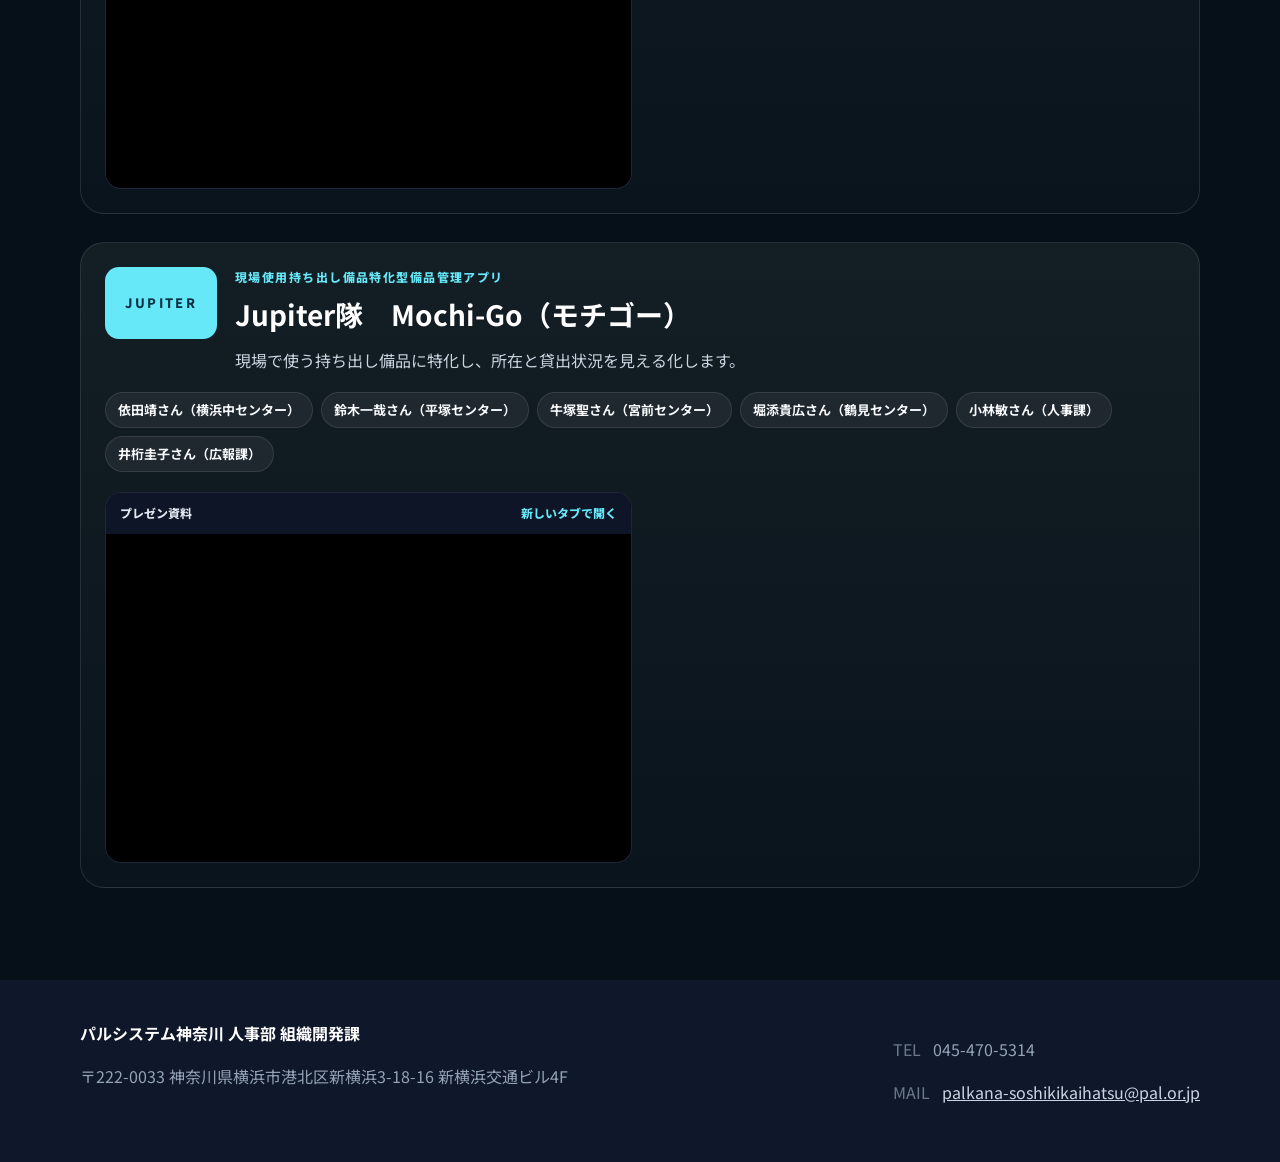
<file: dx/2026h1/index.html>
<!DOCTYPE html>
<html lang="ja" data-root="../..">
<head>
  <meta charset="UTF-8">
  <meta name="viewport" content="width=device-width, initial-scale=1.0">
  <title>2026年度上期 成果発表会 | DX推進 | 組織開発課ポータル</title>
  <meta name="description" content="パルシステム神奈川 DX推進タスク 2026年度上期（第2シーズン）。成果発表会の様子は準備ができ次第公開します。">
  <link rel="icon" href="../../assets/img/favicon.svg" type="image/svg+xml">
  <link rel="preconnect" href="https://fonts.googleapis.com">
  <link href="https://fonts.googleapis.com/css2?family=Noto+Sans+JP:wght@400;500;700;800&family=Noto+Serif+JP:wght@600&display=swap" rel="stylesheet">
  <link rel="stylesheet" href="../../assets/css/style.css?v=11">
</head>
<body data-page="dx" data-season="2026h1">
  <header class="site-header" id="site-header"></header>
  <div id="dx-season-root"></div>
  <footer class="site-footer" id="site-footer"></footer>
  <script src="../../assets/js/config.js?v=10"></script>
  <script src="../../assets/js/common.js?v=8"></script>
  <script src="../../assets/js/api.js?v=8"></script>
  <script src="../../assets/js/access.js?v=9"></script>
  <script src="../../assets/js/dx-data.js?v=6"></script>
  <script src="../../assets/js/dx-render.js?v=4"></script>
  <script>
    if (window.DXTask) window.DXTask.renderSeason(document.getElementById("dx-season-root"), "2026h1");
  </script>
</body>
</html>
</file>
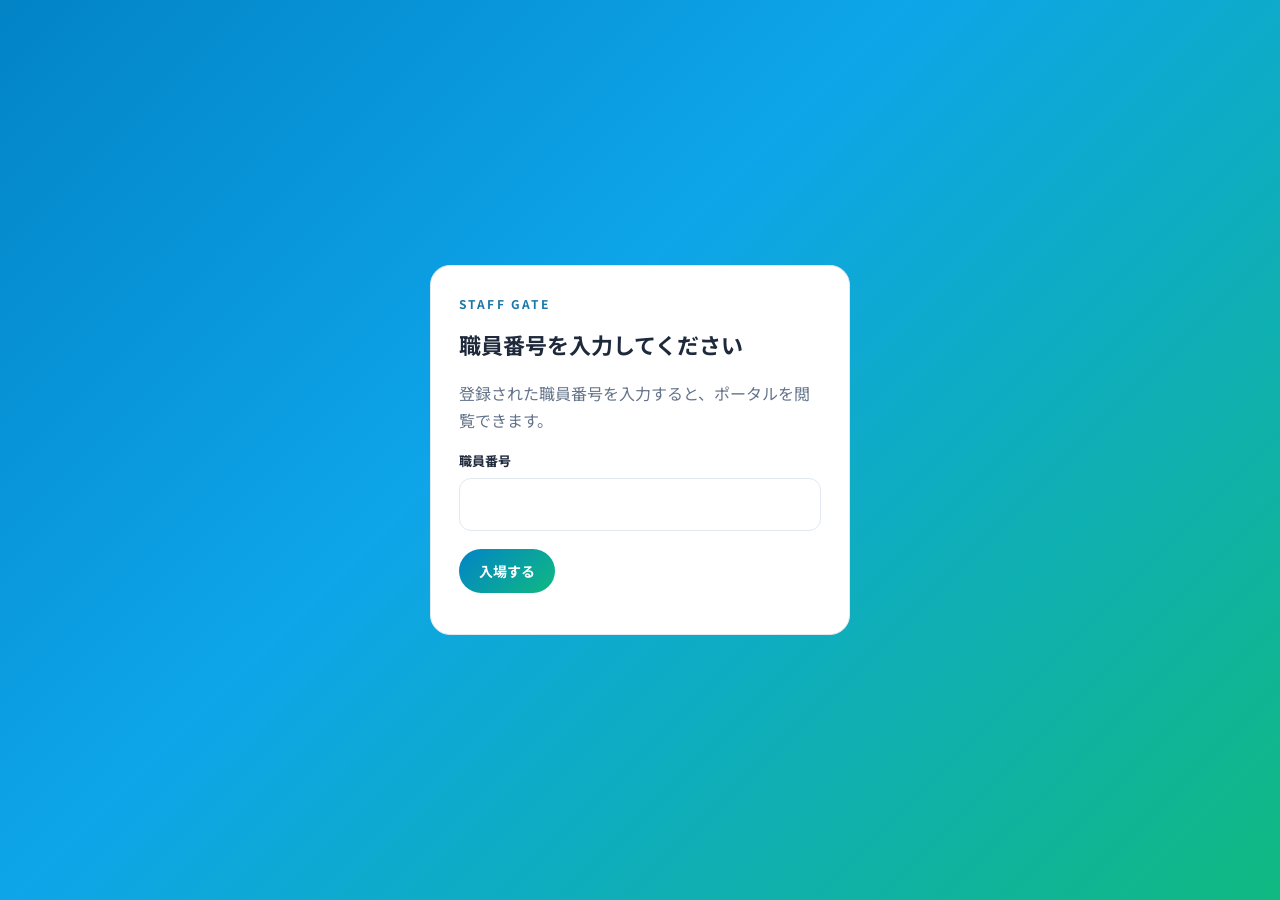
<file: news/detail.html>
<!DOCTYPE html>
<html lang="ja" data-root="..">
<head>
  <meta charset="UTF-8">
  <meta name="viewport" content="width=device-width, initial-scale=1.0">
  <title>お知らせ | 組織開発課ポータル</title>
  <link rel="icon" href="../assets/img/favicon.svg" type="image/svg+xml">
  <link rel="preconnect" href="https://fonts.googleapis.com">
  <link href="https://fonts.googleapis.com/css2?family=Noto+Sans+JP:wght@400;500;700;800&family=Noto+Serif+JP:wght@600&display=swap" rel="stylesheet">
  <link rel="stylesheet" href="../assets/css/style.css?v=8">
</head>
<body data-page="news">
  <header class="site-header" id="site-header"></header>
  <main class="container page-hero">
    <p class="breadcrumb"><a href="../index.html">ホーム</a> / <a href="index.html">お知らせ</a> / 記事</p>
    <article class="article" id="article">
      <div class="status-msg">読み込み中…</div>
    </article>
  </main>
  <footer class="site-footer" id="site-footer"></footer>
  <script src="../assets/js/config.js?v=10"></script>
  <script src="../assets/js/common.js?v=8"></script>
  <script src="../assets/js/api.js?v=8"></script>
  <script src="../assets/js/news.js?v=8"></script>
  <script src="../assets/js/access.js?v=9"></script>
</body>
</html>
</file>
<file: assets/css/style.css>
:root {
  --blue: #0284c7;
  --blue-dark: #0369a1;
  --emerald: #10b981;
  --emerald-dark: #059669;
  --navy: #0f2744;
  --ink: #1e293b;
  --muted: #64748b;
  --line: #e2e8f0;
  --paper: #f8fafc;
  --white: #ffffff;
  --amber: #d97706;
  --shadow: 0 10px 30px rgba(15, 39, 68, 0.08);
  --radius: 18px;
  --header-h: 72px;
}

* { box-sizing: border-box; }
html { scroll-behavior: smooth; }
[id] { scroll-margin-top: calc(var(--header-h) + 16px); }
body {
  margin: 0;
  font-family: "Noto Sans JP", sans-serif;
  color: var(--ink);
  background: var(--paper);
  line-height: 1.7;
}
img { max-width: 100%; height: auto; }
a { color: var(--blue-dark); }
.container { width: min(1120px, calc(100% - 32px)); margin: 0 auto; }
.sr-only {
  position: absolute; width: 1px; height: 1px; padding: 0; margin: -1px;
  overflow: hidden; clip: rect(0,0,0,0); border: 0;
}

.site-header {
  position: sticky; top: 0; z-index: 50;
  background: rgba(255,255,255,.92);
  backdrop-filter: blur(12px);
  border-bottom: 1px solid rgba(226,232,240,.9);
}
.header-inner {
  display: flex; align-items: center; justify-content: space-between;
  min-height: var(--header-h); gap: 16px; flex-wrap: wrap;
}
.logo {
  display: flex; align-items: center; gap: 12px;
  text-decoration: none; color: var(--navy); flex-shrink: 0;
}
.logo-mark {
  width: 42px; height: 42px; border-radius: 12px;
  display: grid; place-items: center;
  color: #fff; font-weight: 700; letter-spacing: .04em;
  background: linear-gradient(135deg, var(--blue), var(--emerald));
}
.logo-text { display: flex; flex-direction: column; line-height: 1.2; }
.logo-text small { font-size: 11px; color: var(--muted); font-weight: 500; }
.logo-text strong { font-size: 15px; }

.site-nav { display: flex; align-items: center; gap: 4px; flex-wrap: wrap; }
.site-nav a, .site-nav .nav-ext {
  text-decoration: none; color: var(--ink);
  font-size: 14px; font-weight: 500;
  padding: 8px 12px; border-radius: 999px;
}
.site-nav a:hover, .site-nav .nav-ext:hover { background: #f1f5f9; }
.site-nav a.is-active { background: #ecfeff; color: var(--blue-dark); }
.nav-ext {
  display: inline-flex; align-items: center; gap: 4px;
  background: none; border: 0; cursor: pointer; font-family: inherit;
}
.nav-toggle {
  display: none; background: none; border: 1px solid var(--line);
  width: 42px; height: 42px; border-radius: 10px; cursor: pointer;
}
.nav-toggle span {
  display: block; width: 18px; height: 2px; background: var(--navy);
  margin: 4px auto; border-radius: 2px;
}

.hero {
  position: relative; overflow: hidden; color: #fff;
  background: linear-gradient(135deg, #0284c7 0%, #0ea5e9 42%, #10b981 100%);
  padding: 88px 0 108px;
}
.hero::after {
  content: ""; position: absolute; inset: auto 0 0;
  height: 80px; background: linear-gradient(to top, var(--paper), transparent);
}
.hero-kicker {
  letter-spacing: .28em; text-transform: uppercase;
  font-size: 12px; font-weight: 700; opacity: .9; margin: 0 0 12px;
}
.hero h1 { font-size: clamp(32px, 6vw, 60px); margin: 0 0 18px; letter-spacing: -.03em; }
.hero p { font-size: clamp(16px, 2vw, 20px); margin: 0; max-width: 640px; opacity: .96; }
.hero-inner { position: relative; z-index: 1; text-align: center; margin: 0 auto; }
.hero-inner p { margin-left: auto; margin-right: auto; }
.hero-actions { display: flex; justify-content: center; gap: 12px; flex-wrap: wrap; margin-top: 28px; }
.hero-orb {
  position: absolute; border-radius: 50%; background: rgba(255,255,255,.16); filter: blur(8px);
}
.hero-orb.a { width: 280px; height: 280px; top: -80px; left: -60px; }
.hero-orb.b { width: 220px; height: 220px; right: 8%; bottom: 20px; }
.hero-danjo {
  background: linear-gradient(135deg, #0369a1 0%, #6366f1 48%, #db2777 100%);
}
.icon-rose { background: #fce7f3; color: #be185d; }
.subhead {
  margin: 36px 0 16px;
  font-size: 18px;
}

.btn {
  display: inline-flex; align-items: center; justify-content: center; gap: 8px;
  border-radius: 999px; padding: 12px 20px; font-weight: 700; font-size: 14px;
  text-decoration: none; border: 0; cursor: pointer; font-family: inherit;
  transition: transform .2s ease, box-shadow .2s ease;
}
.btn:hover { transform: translateY(-1px); }
.btn-white { background: #fff; color: var(--blue-dark); }
.btn-ghost { background: rgba(255,255,255,.16); color: #fff; border: 1px solid rgba(255,255,255,.35); }
.btn-primary { background: linear-gradient(135deg, var(--blue), var(--emerald)); color: #fff; }
.btn-outline { background: #fff; color: var(--navy); border: 1px solid var(--line); }
.btn-danger { background: #dc2626; color: #fff; }
.btn-sm { padding: 8px 14px; font-size: 13px; }

.section { padding: 64px 0; }
.section-title {
  position: relative; display: inline-block; margin: 0 0 10px;
  font-size: clamp(24px, 3vw, 32px);
}
.section-title::after {
  content: ""; position: absolute; left: 0; bottom: -8px;
  width: 100%; height: 3px; background: var(--emerald); border-radius: 2px;
}
.section-lead { color: var(--muted); max-width: 720px; }
.center { text-align: center; }
.center .section-lead { margin-left: auto; margin-right: auto; }

.glass-card {
  background: rgba(255,255,255,.96);
  border: 1px solid rgba(255,255,255,.4);
  box-shadow: var(--shadow);
  border-radius: 24px;
  padding: 40px 32px;
  margin-top: 24px; position: relative; z-index: 2;
}
.pill-row { display: flex; flex-wrap: wrap; justify-content: center; gap: 10px; margin-top: 24px; }
.pill {
  border-radius: 999px; padding: 8px 16px; font-size: 13px; font-weight: 700;
}
.pill-blue { background: #eff6ff; color: #1d4ed8; }
.pill-green { background: #ecfdf5; color: #047857; }
.pill-purple { background: #f5f3ff; color: #6d28d9; }

.grid-3, .grid-2 { display: grid; gap: 20px; }
.grid-3 { grid-template-columns: repeat(3, 1fr); }
.grid-2 { grid-template-columns: repeat(2, 1fr); }
.card {
  background: #fff; border: 1px solid var(--line); border-radius: var(--radius);
  padding: 24px; box-shadow: 0 1px 2px rgba(15,39,68,.04);
  transition: transform .25s ease, box-shadow .25s ease;
}
.card:hover { transform: translateY(-4px); box-shadow: var(--shadow); }
.card h3 { margin: 0 0 8px; font-size: 18px; }
.card p, .card li { color: #475569; font-size: 14px; }
.accent-top { border-top: 4px solid var(--blue); }
.accent-top.green { border-top-color: var(--emerald); }
.accent-top.orange { border-top-color: #f97316; }
.icon-box {
  width: 48px; height: 48px; border-radius: 14px;
  display: grid; place-items: center; margin-bottom: 16px;
}
.icon-blue { background: #e0f2fe; color: #0284c7; }
.icon-green { background: #d1fae5; color: #059669; }
.icon-amber { background: #fef3c7; color: #d97706; }
.icon-sky { background: #e0f2fe; color: #0284c7; }
.icon-indigo { background: #e0e7ff; color: #4f46e5; }
.check { list-style: none; padding: 0; margin: 0; }
.check li { display: flex; gap: 8px; margin: 8px 0; }
.check .mark { color: var(--blue); font-weight: 700; }
.check.green .mark { color: var(--emerald); }

.band { background: #fff; border-block: 1px solid var(--line); }
.link-more {
  display: inline-block; margin-top: 12px; font-weight: 700; font-size: 14px;
  text-decoration: none;
}
.link-more.amber { color: var(--amber); }
.link-more.sky { color: var(--blue-dark); }

.news-meta { display: flex; gap: 10px; align-items: center; font-size: 12px; color: var(--muted); }
.badge {
  display: inline-flex; align-items: center; border-radius: 999px;
  padding: 2px 8px; font-size: 11px; font-weight: 700;
  background: #ecfeff; color: var(--blue-dark);
}
.badge-demo { background: #fef3c7; color: #92400e; }
.badge-draft { background: #f1f5f9; color: #475569; }
.news-list { display: grid; gap: 16px; }
.news-item {
  display: grid; grid-template-columns: 160px 1fr; gap: 18px;
  background: #fff; border: 1px solid var(--line); border-radius: 16px;
  overflow: hidden; text-decoration: none; color: inherit;
}
.news-item:hover { box-shadow: var(--shadow); }
.news-thumb {
  min-height: 120px; background: linear-gradient(135deg, #e0f2fe, #d1fae5);
  display: grid; place-items: center; color: var(--blue-dark); font-weight: 700;
}
.news-thumb img { width: 100%; height: 100%; object-fit: cover; min-height: 120px; }
.news-body { padding: 16px 16px 16px 0; }
.news-body h3 { margin: 6px 0 8px; font-size: 18px; }
.empty-state, .status-msg {
  background: #fff; border: 1px dashed var(--line); border-radius: 16px;
  padding: 32px; text-align: center; color: var(--muted);
}

.page-hero { padding: 48px 0 24px; }
.page-hero h1 { margin: 0 0 8px; font-size: clamp(28px, 4vw, 40px); }
.breadcrumb { font-size: 13px; color: var(--muted); margin-bottom: 8px; }
.breadcrumb a { color: var(--muted); text-decoration: none; }

.dx-quote {
  background: var(--navy); color: #fff; border-radius: 24px; padding: 36px;
  margin: 28px 0;
}
.dx-quote p { font-family: "Noto Serif JP", serif; font-size: clamp(20px, 3vw, 28px); line-height: 1.6; margin: 0 0 12px; }
.dx-quote small { opacity: .75; }
.step-list { display: grid; gap: 16px; counter-reset: step; }
.step {
  display: grid; grid-template-columns: 64px 1fr; gap: 16px; align-items: start;
  background: #fff; border-radius: 16px; padding: 20px; border: 1px solid var(--line);
}
.step-num {
  width: 56px; height: 56px; border-radius: 16px;
  background: linear-gradient(135deg, var(--blue), var(--emerald));
  color: #fff; display: grid; place-items: center; font-weight: 800; font-size: 20px;
}
.core-grid { display: grid; grid-template-columns: repeat(5, 1fr); gap: 12px; }
.core-card { text-align: center; padding: 18px 12px; }
.core-card strong { display: block; margin-bottom: 6px; }
.timeline {
  display: grid; grid-template-columns: repeat(5, 1fr); gap: 8px; margin-top: 16px;
}
.timeline div {
  background: #fff; border-radius: 12px; padding: 12px; text-align: center;
  border: 1px solid var(--line); font-size: 13px; font-weight: 700;
}
.dl-row { display: flex; flex-wrap: wrap; gap: 12px; margin-top: 16px; }

.article { background: #fff; border-radius: 20px; padding: 32px; border: 1px solid var(--line); }
.article-body h2, .article-body h3 { margin-top: 1.6em; }
.article-body p { white-space: pre-wrap; }
.attachments { display: grid; gap: 10px; margin-top: 24px; }
.file-chip, .image-attach {
  border: 1px solid var(--line); border-radius: 12px; padding: 10px 12px;
  display: flex; align-items: center; justify-content: space-between; gap: 12px;
  background: #fff;
}
.image-attach { display: block; padding: 0; overflow: hidden; }
.image-attach img { width: 100%; display: block; }
.image-attach figcaption { padding: 10px 12px; font-size: 13px; color: var(--muted); }

.login-wrap { max-width: 420px; margin: 48px auto; }
.form-card { background: #fff; border: 1px solid var(--line); border-radius: 20px; padding: 28px; }
label { display: block; font-size: 13px; font-weight: 700; margin: 14px 0 6px; }
input[type="text"], input[type="password"], input[type="file"], select, textarea {
  width: 100%; border: 1px solid var(--line); border-radius: 12px;
  padding: 12px 14px; font: inherit; background: #fff;
}
textarea { min-height: 220px; resize: vertical; }
.form-actions { display: flex; gap: 10px; flex-wrap: wrap; margin-top: 18px; }
.error { color: #b91c1c; font-size: 13px; }
.ok { color: #047857; font-size: 13px; }
.dropzone {
  border: 2px dashed #cbd5e1; border-radius: 16px; padding: 24px; text-align: center;
  color: var(--muted); background: #f8fafc; cursor: pointer;
}
.dropzone.is-over { border-color: var(--blue); background: #ecfeff; }
.file-list { display: grid; gap: 8px; margin-top: 12px; }
.table { width: 100%; border-collapse: collapse; background: #fff; border-radius: 16px; overflow: hidden; }
.table th, .table td { padding: 12px 14px; border-bottom: 1px solid var(--line); text-align: left; font-size: 14px; }
.table th { background: #f8fafc; font-size: 12px; color: var(--muted); }
.admin-toolbar { display: flex; justify-content: space-between; align-items: center; gap: 12px; margin-bottom: 20px; flex-wrap: wrap; }

.visitor-box {
  display: flex; align-items: center; gap: 8px; flex-shrink: 0;
  font-size: 13px; font-weight: 700; color: var(--navy);
}
.visitor-box[hidden] { display: none; }
body.is-gated { overflow: hidden; }
.access-gate {
  position: fixed; inset: 0; z-index: 200;
  display: grid; place-items: center;
  padding: 24px;
  background: linear-gradient(135deg, #0284c7 0%, #0ea5e9 42%, #10b981 100%);
}
.access-card { width: min(420px, 100%); margin: 0; }
.access-card h1 { margin: 0 0 8px; font-size: 22px; }

.hero-dx-task {
  background:
    radial-gradient(1200px 400px at 80% -10%, rgba(34, 211, 238, .28), transparent 55%),
    radial-gradient(800px 320px at 0% 80%, rgba(16, 185, 129, .22), transparent 50%),
    linear-gradient(160deg, #03111f 0%, #0b1d33 48%, #083344 100%);
  padding-bottom: 72px;
}
.hero-dx-task::after { background: linear-gradient(to top, var(--paper), transparent); }
.dx-grid-bg {
  pointer-events: none;
  position: absolute; inset: 0;
  background-image:
    linear-gradient(rgba(148, 163, 184, .08) 1px, transparent 1px),
    linear-gradient(90deg, rgba(148, 163, 184, .08) 1px, transparent 1px);
  background-size: 48px 48px;
  mask-image: linear-gradient(to bottom, rgba(0,0,0,.7), transparent 85%);
}
.dx-meta {
  display: grid; grid-template-columns: repeat(3, minmax(0, 1fr));
  gap: 12px; margin: 32px auto 0; max-width: 720px; text-align: left;
}
.dx-meta div {
  background: rgba(255,255,255,.08);
  border: 1px solid rgba(255,255,255,.16);
  border-radius: 14px; padding: 12px 14px;
}
.dx-meta dt { font-size: 11px; letter-spacing: .12em; opacity: .7; }
.dx-meta dd { margin: 4px 0 0; font-weight: 700; }

.dx-portal-band {
  position: relative; overflow: hidden; color: #e2e8f0;
  background:
    radial-gradient(700px 280px at 10% 0%, rgba(14, 165, 233, .22), transparent 60%),
    linear-gradient(180deg, #061018 0%, #0b1d33 100%);
  padding: 72px 0;
}
.dx-portal-band .section-title,
.dx-on-dark { color: #f8fafc; }
.dx-portal-band .section-title::after,
.dx-on-dark.section-title::after { background: #22d3ee; }
.dx-kicker {
  margin: 0 0 10px;
  font-size: 12px; font-weight: 800; letter-spacing: .22em;
  text-transform: uppercase; color: #67e8f9;
}
.dx-hub-copy h2 {
  margin: 0 0 12px; font-size: clamp(28px, 4vw, 40px); color: #fff;
}
.dx-hub-copy p { max-width: 720px; color: #cbd5e1; }
.dx-stat-row {
  display: grid; grid-template-columns: repeat(4, 1fr);
  gap: 12px; margin: 28px 0 32px;
}
.dx-stat-row div {
  border: 1px solid rgba(148,163,184,.2);
  background: rgba(15, 23, 42, .45);
  border-radius: 16px; padding: 16px;
}
.dx-stat-row b {
  display: block; font-size: clamp(24px, 4vw, 36px);
  color: #fff; letter-spacing: -.03em; line-height: 1.1;
}
.dx-stat-row span { font-size: 12px; color: #94a3b8; }
.dx-season-grid { display: grid; grid-template-columns: 1fr 1fr; gap: 18px; }
.dx-season-card {
  display: block; text-decoration: none; color: inherit;
  border-radius: 22px; padding: 28px 24px;
  background: linear-gradient(180deg, rgba(255,255,255,.08), rgba(255,255,255,.03));
  border: 1px solid rgba(255,255,255,.14);
  box-shadow: 0 20px 50px rgba(0,0,0,.18);
  transition: transform .25s ease, border-color .25s ease;
}
.dx-season-card:hover { transform: translateY(-4px); border-color: rgba(103,232,249,.55); }
.dx-season-card.accent-violet:hover { border-color: rgba(196,181,253,.6); }
.dx-season-status {
  display: inline-flex; margin-bottom: 12px;
  border-radius: 999px; padding: 4px 10px;
  font-size: 11px; font-weight: 800; letter-spacing: .08em;
  background: rgba(34,211,238,.14); color: #a5f3fc;
}
.dx-season-card.accent-violet .dx-season-status {
  background: rgba(167,139,250,.16); color: #ddd6fe;
}
.dx-season-card strong {
  display: block; color: #67e8f9; font-size: 12px; letter-spacing: .18em;
}
.dx-season-card.accent-violet strong { color: #c4b5fd; }
.dx-season-card h3 { margin: 6px 0 10px; font-size: 26px; color: #fff; }
.dx-season-card p { margin: 0; color: #cbd5e1; font-size: 14px; }
.dx-season-more {
  display: inline-block; margin-top: 18px; font-weight: 800; color: #67e8f9;
}

.dx-subnav {
  display: flex; flex-wrap: wrap; gap: 8px; margin: 8px 0 20px;
}
.dx-subnav a {
  text-decoration: none; color: #cbd5e1;
  border: 1px solid rgba(148,163,184,.28);
  border-radius: 999px; padding: 8px 14px; font-size: 13px; font-weight: 700;
  background: rgba(15,23,42,.28);
}
.dx-portal-band .dx-subnav a.is-active,
.dx-subnav a.is-active {
  background: #ecfeff; color: var(--blue-dark); border-color: transparent;
}
.dx-season-navwrap { padding-top: 28px; }
.dx-season-navwrap .dx-subnav a { color: var(--ink); background: #fff; }
.dx-season-navwrap .dx-subnav a.is-active { background: #ecfeff; color: var(--blue-dark); }

.dx-story .dx-block-title { margin: 36px 0 10px; font-size: 20px; }
.dx-before-after {
  display: grid; grid-template-columns: 1fr 1fr; gap: 16px; margin: 24px 0 8px;
}
.dx-before-after p {
  margin: 0; background: #fff; border: 1px solid var(--line);
  border-radius: 16px; padding: 18px; color: #475569; font-size: 14px;
}
.dx-before-after strong {
  display: block; margin-bottom: 6px; font-size: 12px; letter-spacing: .14em;
  color: var(--blue-dark);
}
.dx-step-grid, .dx-case-grid, .dx-road-grid {
  display: grid; gap: 14px; margin-top: 16px;
}
.dx-step-grid { grid-template-columns: repeat(4, 1fr); }
.dx-case-grid { grid-template-columns: repeat(5, 1fr); }
.dx-road-grid { grid-template-columns: repeat(3, 1fr); }
.dx-step-card, .dx-case-card, .dx-road-card {
  background: #fff; border: 1px solid var(--line); border-radius: 16px; padding: 18px;
}
.dx-step-card span, .dx-road-card span, .dx-case-card strong {
  display: block; color: #0891b2; font-size: 12px; letter-spacing: .12em; margin-bottom: 8px;
}
.dx-step-card h3, .dx-case-card h3, .dx-road-card h3 { margin: 0 0 8px; font-size: 16px; }
.dx-step-card p, .dx-case-card p, .dx-road-card p { margin: 0; color: #475569; font-size: 13px; }
.dx-result {
  background: var(--navy); color: #fff; border-radius: 20px; padding: 24px;
  margin: 12px 0 0;
}

.dx-teams-band {
  background:
    radial-gradient(700px 280px at 90% 0%, rgba(14,165,233,.18), transparent 55%),
    #061018;
  color: #e2e8f0;
}
body:has(.dx-teams-band) .site-footer { margin-top: 0; }
.dx-teams-band .section-lead { color: #94a3b8; }
.dx-toc {
  display: flex; flex-wrap: wrap; gap: 8px; margin: 22px 0 28px;
}
.dx-toc a {
  text-decoration: none; color: #a5f3fc;
  border: 1px solid rgba(103,232,249,.28);
  border-radius: 999px; padding: 6px 12px; font-size: 12px; font-weight: 800;
  letter-spacing: .08em;
}
.dx-team {
  margin-bottom: 28px; padding: 24px;
  border-radius: 24px;
  background: linear-gradient(180deg, rgba(255,255,255,.06), rgba(255,255,255,.02));
  border: 1px solid rgba(148,163,184,.18);
}
.dx-team-head { display: grid; grid-template-columns: auto 1fr; gap: 18px; align-items: start; }
.dx-team-code {
  margin: 0; font-size: 13px; font-weight: 800; letter-spacing: .18em;
  color: #083344; background: #67e8f9; border-radius: 14px;
  min-width: 112px; min-height: 72px; padding: 16px 14px; display: grid; place-items: center;
}
.dx-team-theme { margin: 0 0 4px; color: #67e8f9; font-size: 12px; font-weight: 800; letter-spacing: .12em; }
.dx-team-head h3 { margin: 0 0 8px; color: #fff; font-size: clamp(20px, 3vw, 28px); }
.dx-team-summary { margin: 0; color: #cbd5e1; }
.dx-members {
  display: flex; flex-wrap: wrap; gap: 8px; list-style: none;
  padding: 0; margin: 18px 0 20px;
}
.dx-members li {
  border-radius: 999px; padding: 6px 12px;
  background: rgba(255,255,255,.06); border: 1px solid rgba(255,255,255,.1);
  font-size: 13px; font-weight: 700; color: #f8fafc;
}
.dx-media-grid { display: grid; grid-template-columns: 1fr 1fr; gap: 16px; }
.dx-overview { margin-top: 20px; }
.dx-media-stack { display: grid; gap: 20px; margin-top: 20px; }
.dx-embed {
  overflow: hidden; border-radius: 16px;
  border: 1px solid rgba(148,163,184,.2);
  background: #020617;
}
.dx-story .dx-embed, .band .dx-embed { border-color: var(--line); background: #0f172a; }
.dx-embed-bar {
  display: flex; justify-content: space-between; align-items: center; gap: 12px;
  padding: 10px 14px; font-size: 12px; font-weight: 800; color: #e2e8f0;
  background: rgba(15,23,42,.9);
}
.dx-embed-bar a { color: #67e8f9; text-decoration: none; }
.dx-embed-frame { position: relative; width: 100%; background: #000; }
.dx-embed-frame.is-video { aspect-ratio: 16 / 9; }
.dx-embed-frame.is-slides { aspect-ratio: 16 / 10; }
.dx-embed-frame iframe {
  position: absolute; inset: 0; width: 100%; height: 100%; border: 0;
}
.dx-embed-empty {
  min-height: 220px; display: grid; place-items: center; text-align: center;
  padding: 32px 20px; color: #94a3b8;
}
.dx-embed-empty strong { display: block; color: #e2e8f0; margin-bottom: 6px; }
.dx-embed-empty p { margin: 0; font-size: 13px; }
.dx-empty-season {
  text-align: center; padding: 48px 20px;
  border: 1px dashed rgba(148,163,184,.35); border-radius: 20px;
}
.dx-empty-season h3 { color: #fff; margin: 8px 0 10px; }
.dx-empty-season p { margin: 0 auto; max-width: 560px; color: #94a3b8; }
.dx-empty-season.is-light {
  background: #fff; border-color: var(--line);
}
.dx-empty-season.is-light h3 { color: var(--navy); }
.dx-empty-season.is-light p { color: var(--muted); }
.dx-empty-season.is-light .dx-kicker { color: var(--blue-dark); }

.site-footer {
  background: #0f172a; color: #94a3b8; padding: 40px 0;
  margin-top: 48px;
}
.footer-inner { display: flex; justify-content: space-between; gap: 24px; flex-wrap: wrap; }
.site-footer h3 { color: #fff; margin: 0 0 8px; font-size: 16px; }
.site-footer a { color: #cbd5e1; }

@media (max-width: 900px) {
  .grid-3, .grid-2, .core-grid, .timeline { grid-template-columns: 1fr 1fr; }
  .news-item { grid-template-columns: 1fr; }
  .news-body { padding: 0 16px 16px; }
  .dx-stat-row, .dx-season-grid, .dx-before-after, .dx-media-grid,
  .dx-step-grid, .dx-case-grid, .dx-road-grid { grid-template-columns: 1fr 1fr; }
  .dx-team-head { grid-template-columns: 1fr; }
}
@media (max-width: 720px) {
  .nav-toggle { display: inline-block; }
  .site-nav {
    display: none; position: absolute; left: 0; right: 0; top: var(--header-h);
    background: #fff; border-bottom: 1px solid var(--line);
    padding: 12px; flex-direction: column; align-items: stretch;
  }
  .site-nav.is-open { display: flex; }
  .grid-3, .grid-2, .core-grid, .timeline { grid-template-columns: 1fr; }
  .dx-stat-row, .dx-season-grid, .dx-before-after, .dx-media-grid,
  .dx-step-grid, .dx-case-grid, .dx-road-grid, .dx-meta { grid-template-columns: 1fr; }
  .glass-card { padding: 24px 18px; }
  .hero { padding: 64px 0 88px; }
}
</file>
